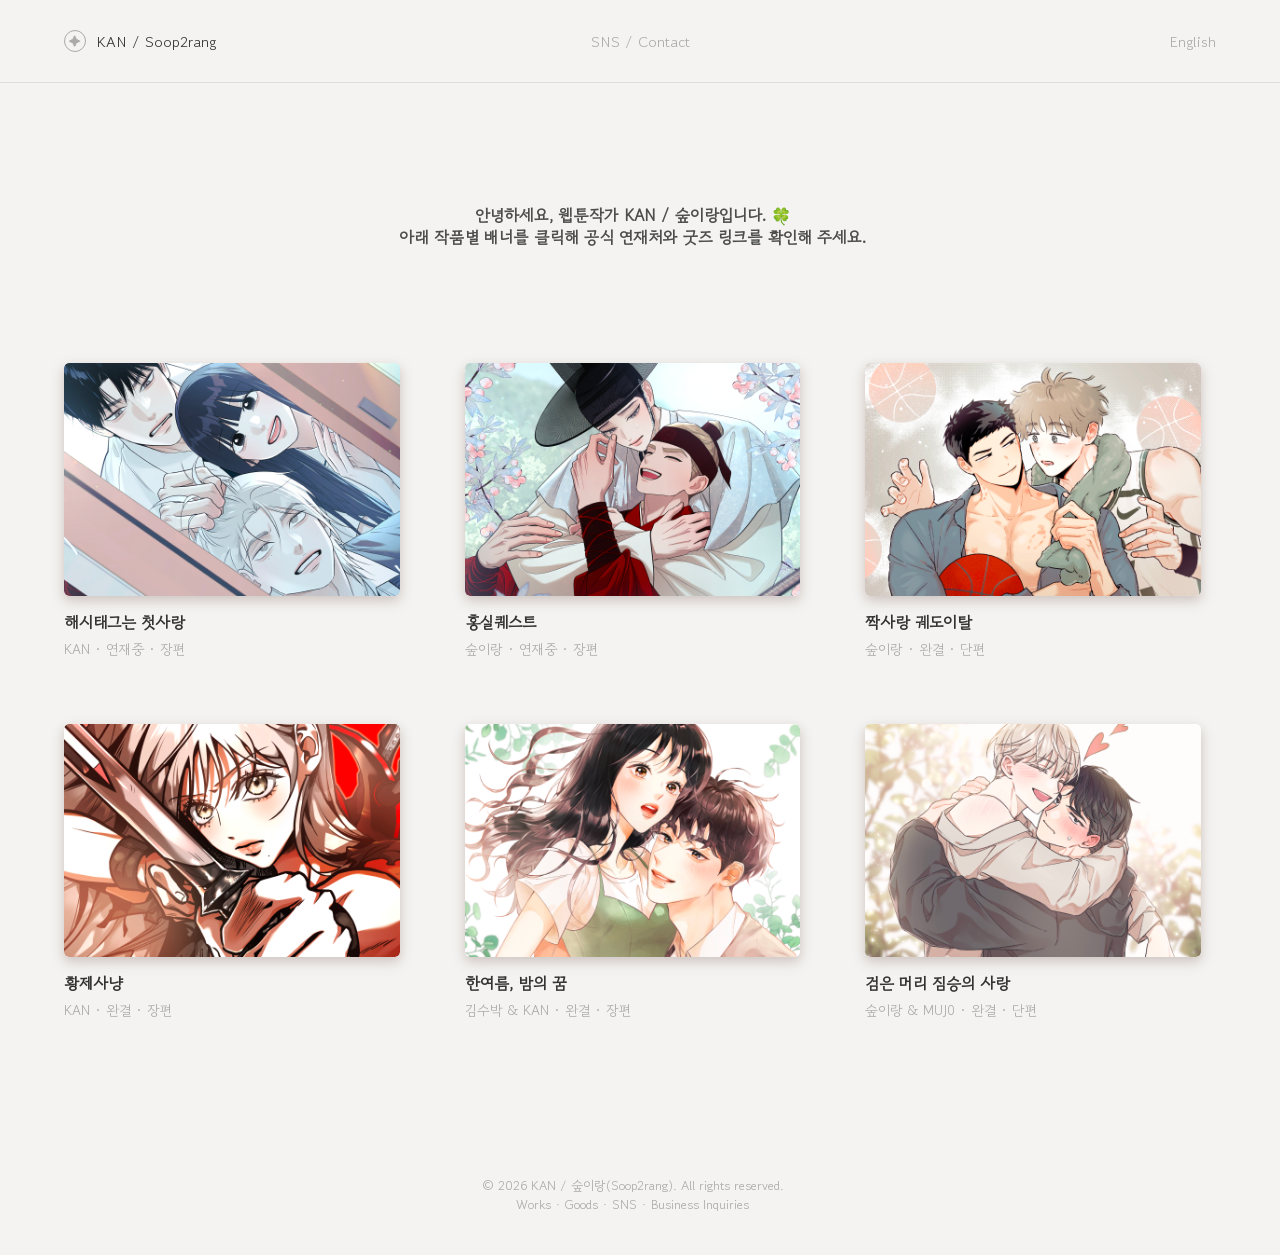
<file: index.html>
﻿<!doctype html>
<html lang="ko">
<head>
  <meta charset="utf-8">
  <meta name="viewport" content="width=device-width, initial-scale=1">
  <title>KAN / Soop2rang Official Links</title>
  <meta name="description" content="KAN과 숲이랑(Soop2rang)의 만화 연재 링크, SNS, 연락처를 모아 보여주는 작가 허브 사이트">
  <style>
    @font-face {
      font-family: "Gowun Dodum";
      src: url("assets/fonts/GowunDodum-Regular.ttf") format("truetype");
      font-weight: 400;
      font-style: normal;
      font-display: swap;
    }

    :root {
      color-scheme: light;
      --ink: #171717;
      --muted: #66615d;
      --line: #ded8d0;
      --paper: #fffaf1;
      --panel: #ffffff;
      --red: #d94a3a;
      --teal: #0f9189;
      --blue: #3157a4;
      --gold: #d99d24;
      --shadow: 0 20px 55px rgba(38, 31, 25, .13);
      font-family: "Gowun Dodum", sans-serif;
    }

    * {
      box-sizing: border-box;
    }

    body {
      margin: 0;
      background:
        linear-gradient(90deg, rgba(23, 23, 23, .045) 1px, transparent 1px) 0 0 / 36px 36px,
        linear-gradient(rgba(23, 23, 23, .035) 1px, transparent 1px) 0 0 / 36px 36px,
        var(--paper);
      color: var(--ink);
    }

    a {
      color: inherit;
      text-decoration: none;
    }

    button,
    input {
      font: inherit;
    }

    .shell {
      min-height: 100vh;
    }

    .topbar {
      position: sticky;
      top: 0;
      z-index: 10;
      display: flex;
      align-items: center;
      justify-content: space-between;
      gap: 18px;
      padding: 14px clamp(18px, 4vw, 56px);
      border-bottom: 1px solid var(--line);
      background: rgba(255, 250, 241, .9);
      backdrop-filter: blur(14px);
    }

    .brand {
      display: flex;
      align-items: center;
      gap: 10px;
      min-width: 160px;
      font-weight: 900;
      letter-spacing: 0;
    }

    .brand-mark {
      display: grid;
      width: 34px;
      height: 34px;
      place-items: center;
      border: 2px solid var(--ink);
      border-radius: 6px;
      background: var(--red);
      color: #fff;
      box-shadow: 3px 3px 0 var(--ink);
      font-size: 19px;
      line-height: 1;
    }

    .nav {
      display: flex;
      flex-wrap: wrap;
      justify-content: flex-end;
      gap: 8px;
    }

    .nav a,
    .link-button,
    .filter-button {
      min-height: 40px;
      border: 1px solid var(--ink);
      border-radius: 6px;
      background: #fff;
      box-shadow: 2px 2px 0 var(--ink);
      color: var(--ink);
      cursor: pointer;
      font-weight: 800;
      transition: transform .16s ease, box-shadow .16s ease, background .16s ease;
    }

    .nav a {
      display: inline-flex;
      align-items: center;
      padding: 0 12px;
      font-size: 14px;
    }

    .nav a:hover,
    .link-button:hover,
    .filter-button:hover {
      transform: translate(-1px, -1px);
      box-shadow: 3px 3px 0 var(--ink);
      background: #fff2cf;
    }

    .hero {
      display: grid;
      grid-template-columns: minmax(0, 1.05fr) minmax(320px, .95fr);
      gap: clamp(26px, 5vw, 70px);
      align-items: center;
      min-height: calc(100vh - 72px);
      padding: clamp(32px, 6vw, 74px) clamp(18px, 4vw, 56px) 42px;
    }

    .hero h1 {
      max-width: 850px;
      margin: 0;
      font-size: clamp(42px, 8vw, 96px);
      line-height: .98;
      letter-spacing: 0;
    }

    .hero p {
      max-width: 680px;
      margin: 22px 0 0;
      color: #3a3631;
      font-size: clamp(17px, 2.1vw, 22px);
      line-height: 1.65;
      word-break: keep-all;
    }

    .hero-actions {
      display: flex;
      flex-wrap: wrap;
      gap: 12px;
      margin-top: 28px;
    }

    .hero-art {
      position: relative;
      display: grid;
      grid-template-columns: 1fr 1fr;
      grid-template-rows: 1fr 1fr;
      gap: 14px;
      min-height: min(62vh, 600px);
    }

    .comic-panel {
      position: relative;
      overflow: hidden;
      min-height: 190px;
      border: 3px solid var(--ink);
      border-radius: 6px;
      background: #fff;
      box-shadow: 7px 7px 0 var(--ink);
    }

    .comic-panel::before,
    .comic-panel::after {
      position: absolute;
      content: "";
      inset: auto;
      border: 3px solid var(--ink);
    }

    .panel-one {
      background:
        radial-gradient(circle at 74% 24%, #fff 0 9%, transparent 10%),
        repeating-linear-gradient(135deg, rgba(255,255,255,.42) 0 8px, transparent 8px 18px),
        #f36b53;
    }

    .panel-one::before {
      width: 56%;
      height: 42%;
      left: 13%;
      bottom: 16%;
      border-radius: 50% 50% 44% 40%;
      background: #fff7db;
      transform: rotate(-10deg);
    }

    .panel-one::after {
      width: 70px;
      height: 70px;
      right: 18%;
      bottom: 20%;
      border-radius: 50%;
      background: var(--gold);
    }

    .panel-two {
      background:
        linear-gradient(135deg, transparent 0 46%, rgba(255,255,255,.52) 47% 51%, transparent 52%),
        #38a6a0;
    }

    .panel-two::before {
      width: 115px;
      height: 115px;
      right: 13%;
      top: 17%;
      border-radius: 6px;
      background: #fff;
      transform: rotate(12deg);
    }

    .panel-two::after {
      width: 48%;
      height: 14px;
      left: 13%;
      bottom: 20%;
      border-width: 2px;
      border-radius: 999px;
      background: var(--ink);
      box-shadow: 0 -28px 0 var(--ink), 0 -56px 0 var(--ink);
    }

    .panel-three {
      background:
        radial-gradient(circle at 50% 50%, #fff 0 4px, transparent 5px) 0 0 / 25px 25px,
        #f2c45a;
    }

    .panel-three::before {
      width: 130px;
      height: 88px;
      left: 14%;
      top: 20%;
      border-radius: 50%;
      background: #fff;
    }

    .panel-three::after {
      width: 42%;
      height: 42%;
      right: 10%;
      bottom: 8%;
      border-radius: 6px;
      background: #2f58a7;
      transform: rotate(-8deg);
    }

    .panel-four {
      background:
        repeating-linear-gradient(90deg, rgba(255,255,255,.35) 0 12px, transparent 12px 24px),
        #394b75;
    }

    .panel-four::before {
      width: 65%;
      height: 70%;
      left: 18%;
      top: 15%;
      border-radius: 6px 6px 50% 50%;
      background: #fff9e8;
    }

    .panel-four::after {
      width: 34%;
      height: 18%;
      right: 11%;
      top: 18%;
      border-radius: 50%;
      background: #ef5a4a;
    }

    .section {
      padding: 70px clamp(18px, 4vw, 56px);
      border-top: 1px solid var(--line);
    }

    .section-header {
      display: flex;
      align-items: end;
      justify-content: space-between;
      gap: 18px;
      margin-bottom: 22px;
    }

    .section h2 {
      margin: 0;
      font-size: clamp(28px, 4vw, 48px);
      letter-spacing: 0;
    }

    .section-note {
      max-width: 520px;
      margin: 0;
      color: var(--muted);
      line-height: 1.6;
      word-break: keep-all;
    }

    .filters {
      display: flex;
      flex-wrap: wrap;
      gap: 10px;
      margin: 0 0 26px;
    }

    .filter-button {
      padding: 0 14px;
    }

    .filter-button[aria-pressed="true"] {
      background: var(--ink);
      color: #fff;
      box-shadow: 2px 2px 0 var(--red);
    }

    .works-grid {
      display: grid;
      grid-template-columns: repeat(3, minmax(0, 1fr));
      gap: 18px;
    }

    .work-card,
    .alias-card,
    .contact-strip {
      border: 2px solid var(--ink);
      border-radius: 8px;
      background: var(--panel);
      box-shadow: var(--shadow);
    }

    .work-card {
      overflow: hidden;
      display: grid;
      grid-template-rows: 230px auto;
      min-width: 0;
    }

    .cover {
      position: relative;
      display: grid;
      align-items: center;
      justify-items: center;
      min-height: 230px;
      padding: 16px;
      border-bottom: 2px solid var(--ink);
      background: var(--cover-bg);
      color: #fff;
      isolation: isolate;
    }

    .cover::before {
      position: absolute;
      content: "";
      inset: 0;
      z-index: -1;
      background:
        radial-gradient(circle at 14% 20%, rgba(255,255,255,.65) 0 7%, transparent 8%),
        repeating-linear-gradient(135deg, rgba(255,255,255,.18) 0 8px, transparent 8px 19px);
    }

    .cover strong {
      width: min-content;
      min-width: 62%;
      padding: 8px 10px;
      border: 2px solid var(--ink);
      border-radius: 6px;
      background: #fffaf1;
      color: var(--ink);
      box-shadow: 3px 3px 0 var(--ink);
      font-size: 24px;
      line-height: 1.12;
      word-break: keep-all;
    }

    .cover-image {
      display: block;
      width: 100%;
      height: auto;
      max-height: 100%;
      object-fit: contain;
    }

    .work-title {
      margin: 0;
      color: var(--accent);
      font-family: "Gowun Dodum", sans-serif;
      font-size: clamp(32px, 4vw, 52px);
      font-weight: 300;
      line-height: 1;
      letter-spacing: 0;
      word-break: keep-all;
    }

    .work-body {
      display: grid;
      gap: 14px;
      padding: 18px;
    }

    .meta {
      display: flex;
      flex-wrap: wrap;
      gap: 8px;
      color: var(--muted);
      font-size: 14px;
      font-weight: 800;
    }

    .work-body p {
      min-height: 76px;
      margin: 0;
      color: #393530;
      line-height: 1.55;
      word-break: keep-all;
    }

    .links {
      display: flex;
      flex-wrap: wrap;
      gap: 9px;
    }

    .link-button {
      display: inline-flex;
      align-items: center;
      justify-content: center;
      gap: 7px;
      padding: 0 12px;
      white-space: nowrap;
    }

    .link-button svg {
      width: 17px;
      height: 17px;
      stroke-width: 2.4;
      flex: 0 0 auto;
    }

    .link-button[aria-disabled="true"] {
      opacity: .55;
      cursor: not-allowed;
      pointer-events: none;
    }

    .reader-panel {
      margin-top: 24px;
      border: 2px solid var(--ink);
      border-radius: 8px;
      background: #fff;
      box-shadow: 8px 8px 0 var(--teal);
      overflow: hidden;
    }

    .reader-panel[hidden] {
      display: none;
    }

    .reader-head {
      display: grid;
      grid-template-columns: minmax(0, 1fr) auto;
      gap: 16px;
      align-items: start;
      padding: 20px;
      border-bottom: 2px solid var(--ink);
      background: #fff2cf;
    }

    .reader-head h3 {
      margin: 0;
      font-size: clamp(24px, 3vw, 34px);
      letter-spacing: 0;
    }

    .reader-head p {
      margin: 6px 0 0;
      color: #4a433c;
      line-height: 1.55;
      word-break: keep-all;
    }

    .reader-close {
      display: grid;
      width: 40px;
      height: 40px;
      place-items: center;
      border: 1px solid var(--ink);
      border-radius: 6px;
      background: #fff;
      box-shadow: 2px 2px 0 var(--ink);
      cursor: pointer;
      font-size: 22px;
      font-weight: 900;
      line-height: 1;
    }

    .reader-links {
      display: grid;
      grid-template-columns: repeat(4, minmax(0, 1fr));
      gap: 12px;
      padding: 18px;
    }

    .region-link {
      display: grid;
      gap: 5px;
      min-height: 92px;
      padding: 14px;
      border: 1px solid var(--ink);
      border-radius: 7px;
      background: #fff;
      box-shadow: 3px 3px 0 var(--ink);
      transition: transform .16s ease, box-shadow .16s ease, background .16s ease;
    }

    .region-link:hover {
      transform: translate(-1px, -1px);
      box-shadow: 4px 4px 0 var(--ink);
      background: #f7fff9;
    }

    .region-link strong {
      font-size: 16px;
      line-height: 1.3;
      word-break: keep-all;
    }

    .region-link span {
      color: var(--muted);
      font-size: 13px;
      font-weight: 800;
      line-height: 1.35;
      word-break: keep-all;
    }

    .aliases-grid {
      display: grid;
      grid-template-columns: repeat(3, minmax(0, 1fr));
      gap: 18px;
    }

    .alias-card {
      display: grid;
      gap: 14px;
      padding: 20px;
    }

    .alias-head {
      display: block;
    }

    .alias-card h3 {
      margin: 0;
      font-size: 23px;
    }

    .alias-card p {
      margin: 3px 0 0;
      color: var(--muted);
      line-height: 1.5;
      word-break: keep-all;
    }

    .contact-strip {
      display: grid;
      grid-template-columns: minmax(0, 1fr);
      gap: 16px;
      align-items: start;
      padding: clamp(22px, 4vw, 34px);
      background: #171717;
      color: #fff;
      box-shadow: 8px 8px 0 var(--red);
    }

    .contact-strip h2 {
      color: #fff;
    }

    .contact-strip p {
      max-width: 1120px;
      margin: 8px 0 0;
      color: #eee4d7;
      line-height: 1.55;
      word-break: keep-all;
    }

    .contact-strip .link-button {
      width: fit-content;
      margin-top: 16px;
      border-color: #fff;
      background: #fff;
      box-shadow: 3px 3px 0 var(--gold);
    }

    .social-links {
      display: flex;
      flex-wrap: wrap;
      gap: 10px;
    }

    .social-button {
      display: inline-grid;
      width: 44px;
      height: 44px;
      place-items: center;
      border: 1px solid var(--ink);
      border-radius: 6px;
      background: #fff;
      box-shadow: 2px 2px 0 var(--ink);
      color: var(--ink);
      transition: transform .16s ease, box-shadow .16s ease, background .16s ease;
    }

    .social-button:hover {
      transform: translate(-1px, -1px);
      box-shadow: 3px 3px 0 var(--ink);
      background: #fff2cf;
    }

    .social-button svg {
      width: 22px;
      height: 22px;
      fill: none;
      stroke: currentColor;
      stroke-width: 2;
      stroke-linecap: round;
      stroke-linejoin: round;
    }

    .social-button .filled {
      fill: currentColor;
      stroke: none;
    }

    .empty {
      display: none;
      padding: 22px;
      border: 2px dashed var(--muted);
      border-radius: 8px;
      background: rgba(255,255,255,.55);
      color: var(--muted);
      font-weight: 800;
    }

    .footer {
      padding: 26px clamp(18px, 4vw, 56px) 42px;
      color: var(--muted);
    }

    @media (max-width: 980px) {
      .hero,
      .contact-strip {
        grid-template-columns: 1fr;
      }

      .hero {
        min-height: auto;
      }

      .hero-art {
        min-height: 520px;
      }

      .works-grid,
      .aliases-grid,
      .reader-links {
        grid-template-columns: repeat(2, minmax(0, 1fr));
      }

      .section-header {
        align-items: start;
        flex-direction: column;
      }
    }

    @media (max-width: 660px) {
      .topbar {
        display: grid;
        grid-template-columns: minmax(116px, 1fr) auto minmax(56px, 1fr);
        align-items: center;
        flex-direction: row;
        gap: 10px;
        padding: 18px 16px;
      }

      .nav {
        justify-content: center;
      }

      .hero-art {
        grid-template-columns: 1fr 1fr;
        min-height: 420px;
        gap: 10px;
      }

      .comic-panel {
        min-height: 160px;
        box-shadow: 4px 4px 0 var(--ink);
      }

      .works-grid,
      .aliases-grid,
      .reader-links {
        grid-template-columns: 1fr;
      }

      .reader-head {
        grid-template-columns: 1fr;
      }

      .work-card {
        grid-template-rows: 210px auto;
      }

      .cover {
        min-height: 210px;
      }

      .links,
      .hero-actions {
        align-items: stretch;
        flex-direction: column;
      }

      .link-button {
        width: 100%;
      }
    }

    /* Drive Capital style reference adaptation */
    :root {
      --ink: #000000;
      --muted: #000000;
      --line: #e2e8f0;
      --paper: #fff8f1;
      --panel: #fff8f1;
      --red: #006eff;
      --teal: #006eff;
      --blue: #006eff;
      --gold: #006eff;
      --shadow: none;
      --accent: #006eff;
      font-family: "Gowun Dodum", sans-serif;
    }

    body {
      background: var(--paper);
      color: var(--ink);
      font-weight: 300;
      letter-spacing: 0;
      font-feature-settings: "clig", "liga";
    }

    .topbar {
      position: sticky;
      padding: 22px clamp(24px, 7.5vw, 144px);
      border-top: 1.5px solid var(--line);
      border-bottom: 1.5px solid var(--line);
      background: rgba(255, 248, 241, .96);
      backdrop-filter: blur(10px);
    }

    .brand {
      gap: 14px;
      min-width: auto;
      color: var(--accent);
      font-size: 16px;
      font-weight: 300;
      text-transform: uppercase;
    }

    .brand-mark {
      width: 34px;
      height: 34px;
      border: 1.5px solid var(--accent);
      border-radius: 60px;
      background: transparent;
      box-shadow: none;
      color: var(--accent);
      font-size: 17px;
    }

    .nav {
      gap: clamp(18px, 4vw, 52px);
    }

    .nav a,
    .filter-button,
    .link-button {
      min-height: 48px;
      border: 1.5px solid var(--accent);
      border-radius: 60px;
      background: transparent;
      box-shadow: none;
      color: var(--accent);
      font-size: 16px;
      font-weight: 300;
      text-transform: uppercase;
      letter-spacing: 0;
    }

    .nav a {
      min-height: auto;
      padding: 0;
      border: 0;
      border-radius: 0;
      color: var(--accent);
    }

    .nav a:hover,
    .filter-button:hover,
    .link-button:hover,
    .social-button:hover,
    .region-link:hover,
    .reader-close:hover {
      transform: none;
      box-shadow: none;
      background: transparent;
      color: var(--ink);
      border-color: var(--ink);
    }

    .hero {
      grid-template-columns: 1fr;
      min-height: auto;
      padding: clamp(96px, 12vw, 150px) clamp(24px, 7.5vw, 144px);
      border-bottom: 1.5px solid var(--line);
      text-align: center;
    }

    .hero h1 {
      max-width: 1200px;
      margin: 0 auto;
      color: var(--accent);
      font-family: "Gowun Dodum", sans-serif;
      font-size: clamp(64px, 12vw, 120px);
      font-weight: 300;
      line-height: .95;
      letter-spacing: 0;
    }

    .hero p {
      max-width: 600px;
      margin: 29px auto 0;
      color: var(--ink);
      font-size: 21px;
      font-weight: 400;
      line-height: 1.5;
      letter-spacing: 0;
    }

    .hero-actions {
      justify-content: center;
      gap: 20px;
      margin-top: 43px;
    }

    .hero-actions .link-button,
    .work-body .link-button,
    .contact-strip .link-button {
      padding: 14px 43px;
    }

    .hero-art {
      display: none;
    }

    .section {
      padding: clamp(96px, 12vw, 150px) clamp(24px, 7.5vw, 144px);
      border-top: 0;
      border-bottom: 1.5px solid var(--line);
    }

    .section-header {
      display: grid;
      justify-items: center;
      gap: 29px;
      margin-bottom: 43px;
      text-align: center;
    }

    .section h2,
    .contact-strip h2 {
      color: var(--accent);
      font-family: "Gowun Dodum", sans-serif;
      font-size: clamp(56px, 8vw, 77px);
      font-weight: 300;
      line-height: .95;
      letter-spacing: 0;
    }

    .section-note,
    .contact-strip p,
    .work-body p,
    .alias-card p,
    .reader-head p,
    .region-link span {
      color: var(--ink);
      font-size: 18px;
      font-weight: 400;
      line-height: 1.5;
      letter-spacing: 0;
    }

    .section-note,
    .contact-strip p {
      max-width: 600px;
    }

    .filters {
      justify-content: center;
      gap: 11px;
      margin-bottom: 43px;
    }

    .filter-button {
      padding: 0 30px;
    }

    .filter-button[aria-pressed="true"] {
      background: transparent;
      color: var(--ink);
      border-color: var(--ink);
      box-shadow: none;
    }

    .works-grid,
    .aliases-grid {
      grid-template-columns: 1fr;
      max-width: 1200px;
      margin: 0 auto;
      gap: 20px;
    }

    .work-card,
    .alias-card,
    .contact-strip,
    .reader-panel {
      border: 1.5px solid var(--line);
      border-radius: 0;
      background: var(--paper);
      box-shadow: none;
    }

    .work-card {
      grid-template-columns: minmax(220px, 34%) minmax(0, 1fr);
      grid-template-rows: auto;
      min-height: 260px;
    }

    .cover {
      min-height: 260px;
      padding: 14px;
      border-right: 1.5px solid var(--line);
      border-bottom: 0;
      background: var(--paper) !important;
      color: var(--accent);
    }

    .cover::before,
    .cover::after {
      display: none;
    }

    .cover strong {
      display: none;
      width: auto;
      min-width: 0;
      padding: 0;
      border: 0;
      border-radius: 0;
      background: transparent;
      box-shadow: none;
      color: var(--accent);
      font-family: "Gowun Dodum", sans-serif;
      font-size: clamp(38px, 5vw, 62px);
      font-weight: 300;
      line-height: 1;
      letter-spacing: 0;
    }

    .cover-image {
      max-height: 332px;
    }

    .work-body,
    .alias-card {
      gap: 20px;
      padding: clamp(24px, 4vw, 43px);
    }

    .meta {
      color: var(--accent);
      font-size: 16px;
      font-weight: 300;
      text-transform: uppercase;
      letter-spacing: 0;
    }

    .links,
    .social-links {
      gap: 11px;
    }

    .link-button[aria-disabled="true"] {
      color: var(--line);
      border-color: var(--line);
      opacity: 1;
    }

    .reader-panel {
      max-width: 1200px;
      margin: 43px auto 0;
      overflow: hidden;
    }

    .reader-head {
      padding: 30px 43px;
      border-bottom: 1.5px solid var(--line);
      background: var(--paper);
    }

    .reader-head h3,
    .alias-card h3 {
      color: var(--accent);
      font-size: clamp(28px, 4vw, 38px);
      font-weight: 300;
      line-height: 1.2;
      letter-spacing: 0;
    }

    .reader-close {
      border: 1.5px solid var(--accent);
      border-radius: 60px;
      background: transparent;
      box-shadow: none;
      color: var(--accent);
      font-weight: 300;
    }

    .reader-links {
      grid-template-columns: repeat(2, minmax(0, 1fr));
      gap: 0;
      padding: 0;
    }

    .region-link {
      min-height: 130px;
      padding: 29px;
      border: 0;
      border-right: 1.5px solid var(--line);
      border-bottom: 1.5px solid var(--line);
      border-radius: 0;
      background: var(--paper);
      box-shadow: none;
    }

    .region-link:nth-child(2n) {
      border-right: 0;
    }

    .region-link strong {
      color: var(--accent);
      font-size: 28px;
      font-weight: 300;
      line-height: 1.2;
      letter-spacing: 0;
    }

    .alias-card {
      max-width: 780px;
      margin: 0 auto;
      text-align: center;
    }

    .social-links {
      justify-content: center;
    }

    .social-button {
      width: 52px;
      height: 52px;
      border: 1.5px solid var(--accent);
      border-radius: 60px;
      background: transparent;
      box-shadow: none;
      color: var(--accent);
    }

    .social-button svg {
      width: 22px;
      height: 22px;
    }

    .contact-strip {
      max-width: 1200px;
      margin: 0 auto;
      padding: clamp(34px, 6vw, 80px);
      color: var(--ink);
      text-align: center;
    }

    .contact-strip .link-button {
      margin: 29px auto 0;
      border-color: var(--accent);
      background: transparent;
      box-shadow: none;
      color: var(--accent);
      text-transform: none;
    }

    .footer {
      padding: 43px clamp(24px, 7.5vw, 144px);
      color: var(--accent);
      font-size: 16px;
      font-weight: 300;
      text-align: center;
    }

    @media (max-width: 860px) {
      .work-card {
        grid-template-columns: 1fr;
      }

      .cover {
        border-right: 0;
        border-bottom: 1.5px solid var(--line);
      }

      .reader-links {
        grid-template-columns: 1fr;
      }

      .region-link,
      .region-link:nth-child(2n) {
        border-right: 0;
      }
    }

    @media (max-width: 660px) {
      .topbar {
        padding: 20px 24px;
      }

      .nav {
        gap: 18px;
      }

      .hero h1 {
        font-size: clamp(54px, 17vw, 78px);
      }

      .section h2,
      .contact-strip h2 {
        font-size: clamp(48px, 14vw, 68px);
      }

      .link-button {
        width: fit-content;
      }

      .hero-actions .link-button,
      .work-body .link-button,
      .contact-strip .link-button {
        width: 100%;
        justify-content: center;
      }
    }

    body.page-home #works,
    body.page-home #aliases,
    body.page-home #contact {
      display: none;
    }

    body.page-home .hero {
      min-height: calc(100vh - 78px);
    }

    /* Thomas Hedger style reference adaptation for the home mosaic */
    body.page-home {
      background: #ffffff;
      color: #000000;
      font-family: "Gowun Dodum", sans-serif;
      font-weight: 400;
    }

    body.page-home .topbar {
      display: grid;
      grid-template-columns: minmax(0, 1fr) auto minmax(0, 1fr);
      gap: 19px;
      align-items: center;
      padding: 6px 10px;
      border: 0;
      background: #ffffff;
      backdrop-filter: none;
    }

    body.page-home .brand {
      justify-self: start;
      color: #000000;
      font-size: 26px;
      font-weight: 700;
      line-height: 1.1;
      letter-spacing: 0;
      text-transform: uppercase;
    }

    body.page-home .brand-mark {
      display: none;
    }

    body.page-home .nav {
      justify-self: center;
      gap: 19px;
    }

    body.page-home .nav a,
    body.page-home .lang-toggle {
      min-height: auto;
      padding: 0;
      border: 0;
      border-radius: 0;
      background: transparent;
      box-shadow: none;
      color: #000000;
      font-size: 26px;
      font-weight: 500;
      line-height: 1.1;
      letter-spacing: 0;
      text-transform: uppercase;
    }

    body.page-home .lang-toggle {
      justify-self: end;
      cursor: pointer;
    }

    body.page-home .nav a:hover,
    body.page-home .lang-toggle:hover {
      color: #000000;
      text-decoration: none;
    }

    body.page-home .hero,
    body.page-home #aliases,
    body.page-home #contact,
    body.page-home #works .section-header,
    body.page-home #works .filters,
    body.page-home #works .reader-panel,
    body.page-home #works .empty {
      display: none;
    }

    body.page-home #works {
      display: block;
      padding: 0;
      border: 0;
    }

    body.page-home .works-grid {
      display: grid;
      grid-template-columns: repeat(3, minmax(0, 1fr));
      gap: 0;
      max-width: none;
      margin: 0;
      line-height: 0;
    }

    body.page-home .work-card {
      position: relative;
      display: block;
      min-height: 0;
      border: 0;
      border-radius: 0;
      background: #ffffff;
      box-shadow: none;
      overflow: hidden;
    }

    body.page-home .cover {
      display: block;
      min-height: 0;
      padding: 0;
      border: 0;
      background: #ffffff !important;
    }

    body.page-home .cover-image {
      display: block;
      width: 100%;
      height: auto;
      max-height: none;
      object-fit: contain;
    }

    body.page-home .work-body {
      display: block;
      padding: 0;
      line-height: 1.3;
    }

    body.page-home .work-title,
    body.page-home .meta,
    body.page-home .work-body p {
      display: none;
    }

    body.page-home .links {
      display: grid;
      grid-template-columns: repeat(2, minmax(0, 1fr));
      gap: 0;
      max-height: 0;
      overflow: hidden;
      transition: max-height .2s ease;
    }

    body.page-home .work-card:hover .links,
    body.page-home .work-card:focus-within .links,
    body.page-home .work-card.is-open .links {
      max-height: 68px;
    }

    body.page-home .link-button {
      display: inline-flex;
      width: 100%;
      min-height: 46px;
      align-items: center;
      justify-content: center;
      padding: 0 8px;
      border: 0;
      border-top: 1px solid #000000;
      border-radius: 0;
      background: #ffffff;
      box-shadow: none;
      color: #000000;
      font-size: 19px;
      font-weight: 400;
      line-height: 1.3;
      letter-spacing: 0;
      text-transform: uppercase;
    }

    body.page-home .link-button + .link-button,
    body.page-home .link-button + .link-button[aria-disabled="true"] {
      border-left: 1px solid #000000;
    }

    body.page-home .link-button svg {
      display: none;
    }

    body.page-home .link-button[aria-disabled="true"] {
      color: #777777;
      border-top-color: #000000;
    }

    body.page-home .footer {
      display: grid;
      grid-template-columns: 1fr 1fr;
      padding: 10px;
      color: #000000;
      font-size: 9px;
      line-height: 1.2;
      text-align: left;
    }

    body.page-home .footer small {
      display: contents;
    }

    body.page-home .footer small::before {
      content: "©KAN / Soop2rang 2026";
    }

    body.page-home .footer small::after {
      content: "Thanks for looking";
      text-align: right;
    }

    body.page-home .footer small {
      font-size: 0;
    }

    @media (max-width: 900px) {
      body.page-home .works-grid {
        grid-template-columns: repeat(2, minmax(0, 1fr));
      }
    }

    @media (max-width: 620px) {
      body.page-home .topbar {
        grid-template-columns: minmax(116px, 1fr) auto minmax(56px, 1fr);
      }

      body.page-home .brand,
      body.page-home .nav a,
      body.page-home .lang-toggle {
        font-size: 19px;
      }

      body.page-home .nav {
        grid-column: auto;
        justify-self: center;
      }

      body.page-home .works-grid {
        grid-template-columns: 1fr;
      }
    }

    /* Restored Drive Capital reference for the home page */
    body.page-home {
      background: #fff8f1;
      color: #000000;
      font-family: "Gowun Dodum", sans-serif;
      font-weight: 300;
      letter-spacing: 0;
      font-feature-settings: "clig", "liga";
    }

    body.page-home .topbar {
      display: flex;
      align-items: center;
      justify-content: space-between;
      gap: 24px;
      padding: 22px clamp(24px, 7.5vw, 144px);
      border-top: 1.5px solid #e2e8f0;
      border-bottom: 1.5px solid #e2e8f0;
      background: rgba(255, 248, 241, .96);
      backdrop-filter: blur(10px);
    }

    body.page-home .brand {
      display: flex;
      align-items: center;
      gap: 14px;
      justify-self: auto;
      min-width: auto;
      color: #006eff;
      font-size: 16px;
      font-weight: 300;
      line-height: 1.2;
      text-transform: uppercase;
    }

    body.page-home .brand-mark {
      display: grid;
      width: 34px;
      height: 34px;
      place-items: center;
      border: 1.5px solid #006eff;
      border-radius: 60px;
      background: transparent;
      box-shadow: none;
      color: #006eff;
      font-size: 17px;
    }

    body.page-home .nav {
      display: flex;
      flex-wrap: wrap;
      justify-content: center;
      justify-self: auto;
      gap: clamp(18px, 4vw, 52px);
    }

    body.page-home .nav a,
    body.page-home .lang-toggle,
    body.page-home .link-button {
      min-height: 48px;
      padding: 0 30px;
      border: 1.5px solid #006eff;
      border-radius: 60px;
      background: transparent;
      box-shadow: none;
      color: #006eff;
      font-size: 16px;
      font-weight: 300;
      line-height: 1.2;
      text-transform: uppercase;
    }

    body.page-home .nav a {
      display: inline-flex;
      align-items: center;
    }

    body.page-home .lang-toggle {
      justify-self: auto;
      cursor: pointer;
    }

    body.page-home .nav a:hover,
    body.page-home .lang-toggle:hover,
    body.page-home .link-button:hover {
      color: #000000;
      border-color: #000000;
      background: transparent;
      transform: none;
      box-shadow: none;
    }

    body.page-home #works,
    body.page-home #aliases,
    body.page-home #contact,
    body.page-home .hero-art {
      display: none;
    }

    body.page-home .hero {
      display: grid;
      grid-template-columns: 1fr;
      min-height: calc(100vh - 96px);
      padding: clamp(96px, 12vw, 150px) clamp(24px, 7.5vw, 144px);
      border-bottom: 1.5px solid #e2e8f0;
      text-align: center;
    }

    body.page-home .hero h1 {
      max-width: 1200px;
      margin: 0 auto;
      color: #006eff;
      font-family: "Gowun Dodum", sans-serif;
      font-size: clamp(64px, 12vw, 120px);
      font-weight: 300;
      line-height: .95;
      letter-spacing: 0;
    }

    body.page-home .hero p {
      max-width: 600px;
      margin: 29px auto 0;
      color: #000000;
      font-size: 21px;
      font-weight: 400;
      line-height: 1.5;
      letter-spacing: 0;
    }

    body.page-home .hero-actions {
      display: flex;
      justify-content: center;
      gap: 20px;
      margin-top: 43px;
    }

    body.page-home .hero-actions .link-button {
      display: inline-flex;
      width: auto;
      align-items: center;
      justify-content: center;
      padding: 14px 43px;
    }

    body.page-home .link-button svg {
      display: block;
    }

    body.page-home .footer {
      display: block;
      padding: 43px clamp(24px, 7.5vw, 144px);
      color: #006eff;
      font-size: 16px;
      font-weight: 300;
      line-height: 1.5;
      text-align: center;
    }

    body.page-home .footer small {
      display: inline;
      font-size: inherit;
    }

    body.page-home .footer small::before,
    body.page-home .footer small::after {
      content: none;
    }

    @media (max-width: 660px) {
      body.page-home .topbar {
        display: grid;
        grid-template-columns: minmax(116px, 1fr) auto minmax(56px, 1fr);
        align-items: center;
        flex-direction: row;
        gap: 10px;
        padding: 18px 16px;
      }

      body.page-home .nav {
        justify-content: center;
      }

      body.page-home .hero h1 {
        font-size: clamp(54px, 17vw, 78px);
      }

      body.page-home .hero-actions {
        align-items: stretch;
        flex-direction: column;
      }

      body.page-home .hero-actions .link-button {
        width: 100%;
      }
    }

    /* Brisbane Web Developer reference adaptation */
    :root {
      --ink: #333333;
      --muted: #aaaaaa;
      --line: #aaaaaa;
      --paper: #f4f3f1;
      --panel: #f4f3f1;
      --red: #333333;
      --teal: #333333;
      --blue: #333333;
      --gold: #333333;
      --accent: #333333;
      --shadow: 0 5px 15px rgba(90, 50, 40, .15), 0 4px 8px rgba(80, 40, 30, .1);
      font-family: "Gowun Dodum", sans-serif;
    }

    body,
    body.page-home {
      background: #f4f3f1;
      color: #333333;
      font-family: "Gowun Dodum", sans-serif;
      font-weight: 400;
      letter-spacing: 0;
    }

    .topbar,
    body.page-home .topbar {
      display: flex;
      align-items: center;
      justify-content: space-between;
      gap: 20px;
      padding: 30px clamp(20px, 5vw, 65px);
      border: 0;
      background: transparent;
      backdrop-filter: none;
    }

    .brand,
    body.page-home .brand {
      color: #333333;
      font-size: 15px;
      font-weight: 400;
      line-height: 1.4;
      text-transform: none;
    }

    .brand-mark,
    body.page-home .brand-mark {
      display: grid;
      width: 22px;
      height: 22px;
      border: 1px solid #aaaaaa;
      border-radius: 50%;
      background: transparent;
      box-shadow: none;
      color: #aaaaaa;
      font-size: 12px;
    }

    .nav,
    body.page-home .nav {
      gap: 20px;
    }

    .nav a,
    body.page-home .nav a,
    body.page-home .lang-toggle {
      min-height: auto;
      padding: 0;
      border: 0;
      border-radius: 0;
      background: transparent;
      box-shadow: none;
      color: #aaaaaa;
      font-size: 14px;
      font-weight: 400;
      line-height: 1.4;
      text-transform: none;
    }

    .nav a:hover,
    body.page-home .nav a:hover,
    body.page-home .lang-toggle:hover {
      color: #333333;
    }

    body.page-home #aliases,
    body.page-home #contact,
    body.page-home .hero-art {
      display: none;
    }

    body.page-home #works {
      display: block;
    }

    .hero,
    body.page-home .hero {
      display: block;
      min-height: auto;
      padding: clamp(65px, 10vw, 122px) 20px 0;
      border: 0;
      text-align: center;
    }

    .hero h1,
    body.page-home .hero h1 {
      display: none;
    }

    .hero p,
    body.page-home .hero p {
      max-width: 600px;
      margin: 0 auto;
      color: #4d4d4d;
      font-size: 20px;
      font-weight: 400;
      line-height: 1.2;
      letter-spacing: 0;
    }

    .hero-actions,
    body.page-home .hero-actions {
      display: flex;
      justify-content: center;
      gap: 15px;
      margin-top: 30px;
    }

    .section,
    body.page-home #works {
      padding: clamp(80px, 9vw, 122px) clamp(20px, 5vw, 65px);
      border: 0;
    }

    .section-header {
      display: block;
      margin-bottom: 65px;
      text-align: left;
    }

    .section h2,
    .contact-strip h2 {
      margin: 0;
      color: #aaaaaa;
      font-family: "Gowun Dodum", sans-serif;
      font-size: 13px;
      font-weight: 400;
      line-height: 1.5;
      letter-spacing: -0.038em;
    }

    .section-note {
      max-width: 600px;
      margin-top: 20px;
      color: #4d4d4d;
      font-size: 15px;
      line-height: 1.4;
      text-align: left;
    }

    .filters {
      gap: 10px;
      margin-bottom: 55px;
    }

    .filter-button,
    .link-button,
    body.page-home .link-button {
      min-height: 0;
      padding: 10px 15px;
      border: 1px solid #333333;
      border-radius: 5px;
      background: transparent;
      box-shadow: none;
      color: #333333;
      font-size: 14px;
      font-weight: 400;
      line-height: 1.4;
      text-transform: none;
    }

    .filter-button[aria-pressed="true"],
    .filter-button:hover,
    .link-button:hover,
    body.page-home .link-button:hover {
      background: transparent;
      border-color: #333333;
      color: #333333;
      transform: none;
      box-shadow: none;
    }

    .works-grid,
    body.page-home .works-grid {
      display: grid;
      grid-template-columns: repeat(3, minmax(0, 1fr));
      gap: 65px 65px;
      max-width: none;
      margin: 0;
      line-height: normal;
    }

    .work-card,
    body.page-home .work-card {
      display: block;
      min-height: 0;
      border: 0;
      border-radius: 5px;
      background: transparent;
      box-shadow: none;
      overflow: visible;
    }

    .cover,
    body.page-home .cover {
      display: block;
      min-height: 0;
      padding: 0;
      border: 0;
      border-radius: 5px;
      background: transparent !important;
      box-shadow: 0 5px 15px rgba(90, 50, 40, .15), 0 4px 8px rgba(80, 40, 30, .1);
      overflow: hidden;
    }

    .cover-image,
    body.page-home .cover-image {
      display: block;
      width: 100%;
      height: auto;
      max-height: none;
      border-radius: 5px;
      object-fit: contain;
    }

    .work-body,
    body.page-home .work-body {
      display: block;
      padding: 15px 0 0;
    }

    .work-title,
    body.page-home .work-title {
      display: block;
      margin: 0;
      color: #333333;
      font-family: "Gowun Dodum", sans-serif;
      font-size: 14px;
      font-weight: 400;
      line-height: 1.4;
    }

    .meta,
    body.page-home .meta {
      display: flex;
      justify-content: flex-end;
      gap: 5px;
      margin-top: -20px;
      color: #aaaaaa;
      font-size: 14px;
      font-weight: 400;
      line-height: 1.4;
      text-transform: none;
    }

    .work-body p,
    body.page-home .work-body p {
      display: none;
    }

    .links,
    body.page-home .links {
      display: flex;
      flex-wrap: wrap;
      gap: 10px;
      max-height: none;
      margin-top: 15px;
      overflow: visible;
    }

    body.page-home .work-card:hover .links,
    body.page-home .work-card:focus-within .links,
    body.page-home .work-card.is-open .links {
      max-height: none;
    }

    body.page-home .link-button + .link-button,
    body.page-home .link-button + .link-button[aria-disabled="true"] {
      border-left: 1px solid #333333;
    }

    .reader-panel,
    .alias-card,
    .contact-strip {
      border: 0;
      border-radius: 5px;
      background: transparent;
      box-shadow: none;
    }

    .reader-panel {
      margin-top: 55px;
    }

    .reader-head {
      padding: 30px 0;
      border-bottom: 1px solid #aaaaaa;
      background: transparent;
    }

    .reader-head h3,
    .alias-card h3 {
      color: #333333;
      font-family: "Gowun Dodum", sans-serif;
      font-size: 20px;
      font-weight: 400;
      line-height: 1.2;
    }

    .reader-head p,
    .alias-card p,
    .contact-strip p {
      color: #4d4d4d;
      font-size: 15px;
      line-height: 1.4;
    }

    .reader-close,
    .social-button {
      border: 1px solid #333333;
      border-radius: 5px;
      background: transparent;
      box-shadow: none;
      color: #333333;
    }

    .reader-links {
      grid-template-columns: repeat(3, minmax(0, 1fr));
      gap: 20px;
      padding: 30px 0;
    }

    .region-link {
      min-height: 0;
      padding: 20px;
      border: 0;
      border-radius: 5px;
      background: #f4f3f1;
      box-shadow: 0 5px 15px rgba(90, 50, 40, .15), 0 4px 8px rgba(80, 40, 30, .1);
    }

    .region-link strong {
      color: #333333;
      font-size: 15px;
      font-weight: 400;
      line-height: 1.4;
    }

    .region-link span {
      color: #aaaaaa;
      font-size: 14px;
      font-weight: 400;
    }

    .aliases-grid {
      grid-template-columns: repeat(2, minmax(0, 1fr));
      gap: 65px;
      max-width: none;
    }

    .alias-card {
      max-width: none;
      padding: 0;
      text-align: left;
    }

    .social-links {
      justify-content: flex-start;
    }

    .contact-strip {
      max-width: 760px;
      margin: 0;
      padding: 0;
      color: #333333;
      text-align: left;
    }

    .contact-strip .link-button {
      margin: 20px 0 0;
      border-color: #333333;
      color: #333333;
    }

    .footer,
    body.page-home .footer {
      padding: 40px clamp(20px, 5vw, 65px);
      color: #aaaaaa;
      font-size: 13px;
      text-align: center;
    }

    @media (max-width: 1000px) {
      .works-grid,
      body.page-home .works-grid,
      .reader-links {
        grid-template-columns: repeat(2, minmax(0, 1fr));
        gap: 40px;
      }
    }

    @media (max-width: 660px) {
      .topbar,
      body.page-home .topbar {
        display: grid !important;
        grid-template-columns: minmax(116px, 1fr) auto minmax(56px, 1fr) !important;
        align-items: center !important;
        flex-direction: row !important;
        gap: 10px !important;
        padding: 18px 16px !important;
      }

      .brand,
      body.page-home .brand {
        grid-column: auto !important;
        justify-self: start;
        min-width: 0;
        white-space: nowrap;
      }

      .nav,
      body.page-home .nav {
        grid-column: auto !important;
        justify-self: center;
        min-width: 0;
        white-space: nowrap;
      }

      .lang-toggle,
      body.page-home .lang-toggle {
        grid-column: auto !important;
        justify-self: end;
        min-width: 56px;
        white-space: nowrap;
      }

      .works-grid,
      body.page-home .works-grid,
      .reader-links,
      .aliases-grid {
        grid-template-columns: 1fr;
        gap: 38px;
      }

      .meta,
      body.page-home .meta {
        justify-content: flex-start;
        margin-top: 5px;
      }
    }

    .hero p,
    body.page-home .hero p {
      width: min(1680px, calc(100vw - 96px)) !important;
      max-width: none !important;
      font-size: clamp(20px, 1.25vw, 26px) !important;
      line-height: 1.35 !important;
      white-space: normal !important;
    }

    .hero-line {
      display: block;
    }

    .hero-line-lead {
      white-space: nowrap;
    }

    @media (max-width: 760px) {
      .hero p,
      body.page-home .hero p {
        width: calc(100vw - 40px) !important;
        max-width: none !important;
        font-size: clamp(18px, 4.6vw, 26px) !important;
      }
    }

    :root {
      --topbar-offset: 82px;
    }

    body,
    body.page-home {
      padding-top: var(--topbar-offset) !important;
    }

    .topbar,
    body.page-home .topbar {
      position: fixed !important;
      top: 0 !important;
      left: 0 !important;
      right: 0 !important;
      z-index: 80 !important;
    }

    @media (max-width: 660px) {
      :root {
        --topbar-offset: 59px;
      }
    }
  </style>
  <link rel="stylesheet" href="assets/brisbane-theme.css">
  <!-- Google tag (gtag.js) -->
  <script async src="https://www.googletagmanager.com/gtag/js?id=G-HZLVLWL8G6"></script>
  <script>
    window.dataLayer = window.dataLayer || [];
    function gtag(){dataLayer.push(arguments);}
    gtag('js', new Date());
  
    gtag('config', 'G-HZLVLWL8G6');
  </script>
</head>
<body class="page-home">
  <div class="shell">
    <header class="topbar">
      <a class="brand" href="index.html" aria-label="홈으로">
        <span class="brand-mark">✦</span>
        <span>KAN / Soop2rang</span>
      </a>
      <nav class="nav" aria-label="주요 메뉴">
        <a href="#" data-contact-modal data-i18n="navContact">SNS / Contact</a>
      </nav>
      <button class="lang-toggle" type="button" data-lang-toggle aria-label="Switch language">English</button>
    </header>

    <main id="top">
      <section class="hero" aria-labelledby="hero-title">
        <div>
          <h1 id="hero-title">KAN / Soop2rang Official Links</h1>
          <p class="hero-copy">
            <span class="hero-line hero-line-lead">안녕하세요, 웹툰작가 KAN / 숲이랑입니다. 🍀</span>
            <span class="hero-line">아래 작품별 배너를 클릭해 공식 연재처와 굿즈 링크를 확인해 주세요.</span>
          </p>
          <div class="hero-actions"></div>
        </div>
        <div class="hero-art" aria-label="만화 패널 스타일의 장식 이미지">
          <div class="comic-panel panel-one"></div>
          <div class="comic-panel panel-two"></div>
          <div class="comic-panel panel-three"></div>
          <div class="comic-panel panel-four"></div>
        </div>
      </section>

      <section class="section" id="works" aria-labelledby="works-title">
        <div class="section-header">
          <h2 id="works-title">작품</h2>
          <p class="section-note">필명으로 작품을 필터링하고, “만화 보기”를 누르면 현지 제목과 플랫폼별 연재 링크를 선택할 수 있습니다.</p>
        </div>
        <div class="filters" id="filters" aria-label="작품 필터"></div>
        <div class="works-grid" id="worksGrid"></div>
        <p class="empty" id="emptyState">선택한 필터에 해당하는 작품이 없습니다.</p>
      </section>
    </main>

    <footer class="footer">
      <small>© 2026 KAN / 숲이랑(Soop2rang). All rights reserved. <br>Works · Goods · SNS · Business Inquiries</small>
    </footer>
  </div>

  <script src="assets/contact-modal.js"></script>
  <script>
    const works = [
      {
        id: "my-first-love",
        title: "해시태그는 첫사랑",
        alias: "KAN",
        status: "연재중",
        group: "KAN",
        platform: "네이버웹툰",
        description: "네이버웹툰에서 연재 중인 로맨스 작품. 국가별 WEBTOON 및 동만만화 연재 링크를 모았습니다.",
        banner: "assets/my-first-love-banner.jpg",
        merchLinks: [
          { label: "해시태그는 첫사랑", country: "한국", platform: "네이버웹툰프렌즈", url: "https://brand.naver.com/webtoonfriends/search?q=%ED%95%B4%EC%8B%9C%ED%83%9C%EA%B7%B8%EB%8A%94%20%EC%B2%AB%EC%82%AC%EB%9E%91" }
        ],
        cover: "linear-gradient(135deg, #d94a3a, #f2c45a)",
        readLinks: [
          { label: "해시태그는 첫사랑", country: "한국", platform: "네이버웹툰", url: "https://comic.naver.com/webtoon/list?titleId=844730" },
          { label: "标签是初恋", country: "중국", platform: "동만만화", url: "https://www.dongmanmanhua.cn/LOVE/biaoqianshichulian/list?title_no=2873" },
          { label: "初戀標籤", country: "대만", platform: "WEBTOON", url: "https://www.webtoons.com/zh-hant/romance/myfirstlove/list?title_no=9483" },
          { label: "รักแรกติดแฮชแท็ก", country: "태국", platform: "WEBTOON", url: "https://www.webtoons.com/th/romance/myfirstlove/list?title_no=10316" },
          { label: "#MyFirstLove", country: "미국", platform: "WEBTOON", url: "https://www.webtoons.com/en/romance/myfirstlove/list?title_no=10058" },
          { label: "#MyFirstLove", country: "인도네시아", platform: "WEBTOON", url: "https://www.webtoons.com/id/romance/myfirstlove/list?title_no=9523" },
          { label: "#MyFirstLove", country: "프랑스", platform: "WEBTOON", url: "https://www.webtoons.com/fr/romance/myfirstlove/list?title_no=10045&webtoon-platform-redirect=true" },
          { label: "#MiPrimerAmor", country: "스페인", platform: "WEBTOON", url: "https://www.webtoons.com/es/romance/myfirstlove/list?title_no=10240&webtoon-platform-redirect=true" }
        ]
      },
      {
        id: "emperor-hunt",
        title: "황제사냥",
        alias: "KAN",
        status: "완결",
        group: "KAN",
        platform: "네이버웹툰",
        description: "완결된 판타지 웹툰. 한국, 중국, 일본, 미국 연재처를 한 번에 확인할 수 있습니다.",
        banner: "assets/emperor-hunt-banner.jpg",
        merchLinks: [],
        cover: "linear-gradient(135deg, #3157a4, #171717)",
        readLinks: [
          { label: "황제사냥", country: "한국", platform: "네이버웹툰", url: "https://comic.naver.com/webtoon/list?titleId=800304" },
          { label: "猎杀最强者", country: "중국", platform: "동만만화", url: "https://www.dongmanmanhua.cn/FANTASY/lieshazuiqiangzhe/list?title_no=2292&page=1" },
          { label: "皇帝狩り", country: "일본", platform: "야후", url: "https://ebookjapan.yahoo.co.jp/stories/136728/" },
          { label: "皇帝狩り", country: "일본", platform: "LINE Manga", url: "https://manga.line.me/product/periodic?id=Z0002720" },
          { label: "Emperor Hunt", country: "미국", platform: "WEBTOON", url: "https://www.webtoons.com/en/fantasy/emperor-hunt/list?title_no=5267" }
        ]
      },
      {
        id: "summer-nights-dream",
        title: "한여름, 밤의 꿈",
        alias: "김수박 & KAN",
        status: "완결",
        group: "KAN",
        platform: "네이버웹툰",
        description: "완결된 로맨스 웹툰. 한국과 글로벌 WEBTOON, 일본 플랫폼 링크를 정리했습니다.",
        banner: "assets/summer-nights-dream-banner.jpg",
        merchLinks: [],
        cover: "linear-gradient(135deg, #0f9189, #3157a4)",
        readLinks: [
          { label: "한여름, 밤의 꿈", country: "한국", platform: "네이버웹툰", url: "https://comic.naver.com/webtoon/list?titleId=784822" },
          { label: "仲夏，夜之梦", country: "중국", platform: "동만만화", url: "https://www.dongmanmanhua.cn/CAMPUS/zhongxiayezhimeng/list?title_no=1752" },
          { label: "ความฝันคืนฤดูร้อน", country: "태국", platform: "WEBTOON", url: "https://www.webtoons.com/th/romance/a-summer-nights-dream/list?title_no=5400" },
          { label: "真夏、夜の夢", country: "일본", platform: "야후", url: "https://ebookjapan.yahoo.co.jp/stories/136156/" },
          { label: "真夏、夜の夢", country: "일본", platform: "LINE Manga", url: "https://manga.line.me/product/periodic?id=Z0001274" },
          { label: "A Summer Night's Dream", country: "미국", platform: "WEBTOON", url: "https://www.webtoons.com/en/romance/a-summer-nights-dream/list?title_no=2956" },
          { label: "A Summer Night's Dream", country: "인도네시아", platform: "WEBTOON", url: "https://www.webtoons.com/id/romance/a-summer-nights-dream/list?title_no=3223" }
        ]
      },
      {
        id: "red-thread-quest",
        title: "홍실퀘스트",
        alias: "숲이랑",
        status: "연재중",
        group: "숲이랑",
        platform: "봄툰 / 레진",
        description: "봄툰에서 연재 중인 작품. 한국, 미국, 대만, 일본, 태국, 스페인, 프랑스, 독일 링크를 모았습니다.",
        banner: "assets/red-thread-quest-banner.jpg",
        merchLinks: [
          { label: "홍실퀘스트", country: "한국", platform: "J-MEE Shop", url: "https://j-meeshop.com/category/%ED%99%8D%EC%8B%A4%ED%80%98%EC%8A%A4%ED%8A%B8/296/" },
          { label: "Red Thread Quest", country: "글로벌", platform: "J-MEE Shop EN", url: "https://en.j-meeshop.com/category/red-thread-quest/296/" }
        ],
        cover: "linear-gradient(135deg, #d94a3a, #0f9189)",
        readLinks: [
          { label: "홍실퀘스트", country: "한국", platform: "봄툰", url: "https://www.bomtoon.com/detail/HQuest" },
          { label: "Red Thread Quest", country: "미국", platform: "Lezhin US", url: "https://www.lezhinus.com/en/comic/redthreadquest" },
          { label: "紅線挑戰", country: "대만", platform: "Bomtoon TW", url: "https://www.bomtoon.tw/detail/HQuest" },
          { label: "赤い糸クエスト", country: "일본", platform: "Beltoon", url: "https://www.beltoon.jp/detail/aquest" },
          { label: "เควสต์ด้ายแดง", country: "태국", platform: "Lezhin TH", url: "https://www.lezhinth.com/detail/HQuest" },
          { label: "La misión del hilo rojo", country: "스페인", platform: "Lezhin ES", url: "https://www.lezhin.es/detail/la-mision-del-hilo-rojo" },
          { label: "La quête du fil rouge", country: "프랑스", platform: "Lezhin FR", url: "https://www.lezhinfr.com/detail/bt_1111241" },
          { label: "Roter-Faden-Mission", country: "독일", platform: "Lezhin DE", url: "https://www.lezhinde.com/detail/dbd_00461" }
        ]
      },
      {
        id: "love-derailed",
        title: "짝사랑 궤도이탈",
        alias: "숲이랑",
        status: "완결",
        group: "숲이랑",
        platform: "봄툰 / 레진",
        description: "완결된 작품. 한 국가 안에 여러 플랫폼이 있는 경우 플랫폼명을 함께 표시했습니다.",
        banner: "assets/love-derailed-banner.jpg",
        merchLinks: [
          { label: "짝사랑 궤도이탈", country: "한국", platform: "J-MEE Shop", url: "https://j-meeshop.com/category/%ED%99%8D%EC%8B%A4%ED%80%98%EC%8A%A4%ED%8A%B8/296/" },
          { label: "Love Derailed", country: "글로벌", platform: "J-MEE Shop EN", url: "https://en.j-meeshop.com/category/love-derailed/426/" }
        ],
        cover: "linear-gradient(135deg, #f2c45a, #d94a3a)",
        readLinks: [
          { label: "짝사랑 궤도이탈", country: "한국", platform: "봄툰", url: "https://www.bomtoon.com/comic/ep_list/crush___S2" },
          { label: "짝사랑 궤도이탈", country: "한국", platform: "레진", url: "https://www.lezhin.com/ko/comic/off_the_rails" },
          { label: "軌道を外わた片思い", country: "일본", platform: "Beltoon", url: "https://www.beltoon.jp/detail/crush___S2" },
          { label: "軌道を外れた片思い", country: "일본", platform: "Lezhin JP", url: "https://www.lezhin.jp/ja/comic/crush___s2" },
          { label: "Love Derailed", country: "미국", platform: "Lezhin US", url: "https://www.lezhinus.com/en/comic/love_derailed" },
          { label: "脫軌的單戀", country: "대만", platform: "Bomtoon TW", url: "https://www.bomtoon.tw/detail/crush___S2" },
          { label: "โคจรมาพบรัก", country: "태국", platform: "Boomtoon", url: "https://www.boomtoon.com/detail/off_the_track" },
          { label: "Hors de l'orbite", country: "프랑스", platform: "Lezhin FR", url: "https://www.lezhinfr.com/detail/bt_1111192" }
        ]
      },
      {
        id: "black-haired-beasts-love",
        title: "검은 머리 짐승의 사랑",
        alias: "숲이랑 & MUJ0",
        status: "완결",
        group: "공동작업",
        platform: "봄툰 / 레진",
        description: "Soop2rang과 MUJ0의 공동 작업. 국가별 봄툰, 레진, 벨툰 링크를 정리했습니다.",
        banner: "assets/black-haired-beasts-love-banner.jpg",
        merchLinks: [],
        cover: "linear-gradient(135deg, #171717, #3157a4)",
        readLinks: [
          { label: "검은 머리 짐승의 사랑", country: "한국", platform: "봄툰", url: "https://www.bomtoon.com/detail/blackluv" },
          { label: "黑髮野獸的愛戀", country: "대만", platform: "Bomtoon TW", url: "https://www.bomtoon.tw/detail/blackluv" },
          { label: "Black-haired Beast's Love", country: "미국", platform: "Lezhin US", url: "https://www.lezhinus.com/en/comic/beasts_love" },
          { label: "恩知らずな俺は、おじさんに恋をした", country: "일본", platform: "Beltoon", url: "https://www.beltoon.jp/detail/blackluv" },
          { label: "恩知らずな俺は、おじさんに恋をした", country: "일본", platform: "Lezhin JP", url: "https://www.lezhin.jp/ja/comic/blackluv" },
          { label: "อาครับ... รับรักผมหน่อย", country: "태국", platform: "Lezhin TH", url: "https://www.lezhinth.com/detail/blackluv" }
        ]
      }
    ];

    const workOrder = [
      "my-first-love",
      "red-thread-quest",
      "love-derailed",
      "emperor-hunt",
      "summer-nights-dream",
      "black-haired-beasts-love"
    ];

    works.sort((first, second) => workOrder.indexOf(first.id) - workOrder.indexOf(second.id));

    const platformNames = {
      "네이버웹툰": "Naver Webtoon",
      "네이버웹툰프렌즈": "Naver Webtoon Friends",
      "동만만화": "Dongman Manhua",
      "야후": "Yahoo! JAPAN",
      "봄툰": "Bomtoon",
      "레진": "Lezhin"
    };

    const localizedWorks = {
      "my-first-love": { en: "#MyFirstLove" },
      "red-thread-quest": { en: "Red Thread Quest" },
      "love-derailed": { en: "Love Derailed" },
      "emperor-hunt": { en: "Emperor Hunt" },
      "summer-nights-dream": { en: "A Summer Night's Dream" },
      "black-haired-beasts-love": { en: "Black-haired Beast's Love" }
    };

    const localizedAliases = {
      "KAN": { en: "KAN" },
      "숲이랑": { en: "Soop2rang" },
      "김수박 & KAN": { en: "Kim su bak & KAN" },
      "숲이랑 & MUJ0": { en: "Soop2rang & MUJ0" }
    };

    const statusNames = {
      "연재중": { en: "Ongoing" },
      "완결": { en: "Completed" }
    };

    const workFormats = {
      "my-first-love": "장편",
      "red-thread-quest": "장편",
      "love-derailed": "단편",
      "emperor-hunt": "장편",
      "summer-nights-dream": "장편",
      "black-haired-beasts-love": "단편"
    };

    const formatNames = {
      "장편": { en: "Long-form" },
      "단편": { en: "Short-form" }
    };

    function workTitle(work) {
      return currentLang === "en" ? (localizedWorks[work.id]?.en || work.title) : work.title;
    }

    function aliasText(alias) {
      return currentLang === "en" ? (localizedAliases[alias]?.en || alias) : alias;
    }

    function statusText(status) {
      return currentLang === "en" ? (statusNames[status]?.en || status) : status;
    }

    function formatText(work) {
      const format = workFormats[work.id] || "장편";
      return currentLang === "en" ? (formatNames[format]?.en || format) : format;
    }

    function workPlatformText(work) {
      if (currentLang !== "en") return work.platform;
      return work.platform.split(" / ").map((item) => platformNames[item] || item).join(" / ");
    }

    const filters = ["전체", ...new Set(works.map((work) => work.group))];
    let activeFilter = "전체";
    let currentLang = localStorage.getItem("siteLang") || "ko";

    const translations = {
      ko: {
        navContact: "SNS / Contact",
        viewWork: "작품 보기",
        buyGoods: "굿즈 구매",
        goodsSoon: "굿즈 준비중",
        heroCopy: "안녕하세요, 웹툰작가 KAN / 숲이랑입니다. 🍀\n아래 작품별 배너를 클릭해 공식 연재처와 굿즈 링크를 확인해 주세요.",
        langToggle: "English"
      },
      en: {
        navContact: "SNS / Contact",
        viewWork: "View Work",
        buyGoods: "Buy Goods",
        goodsSoon: "Goods Soon",
        heroCopy: "Hello, this is webtoon creator KAN / Soop2rang. 🍀\nClick the banner for each work below to find official platforms and goods links.",
        langToggle: "한국어"
      }
    };

    function text(key) {
      return translations[currentLang][key];
    }

    function setLanguage(lang, options = {}) {
      currentLang = lang;
      localStorage.setItem("siteLang", lang);
      document.documentElement.lang = lang === "ko" ? "ko" : "en";
      document.querySelectorAll("[data-i18n]").forEach((element) => {
        const key = element.dataset.i18n;
        if (translations[lang][key]) element.textContent = translations[lang][key];
      });
      const toggle = document.querySelector("[data-lang-toggle]");
      if (toggle) toggle.textContent = translations[lang].langToggle;
      renderHeroCopy();
      renderWorks();
      if (!options.silent) window.dispatchEvent(new CustomEvent("site-language-change"));
    }

    function renderHeroCopy() {
      const heroCopy = document.querySelector(".hero-copy");
      if (!heroCopy) return;
      heroCopy.innerHTML = "";
      translations[currentLang].heroCopy.split("\n").forEach((line, index) => {
        const span = document.createElement("span");
        span.className = index === 0 ? "hero-line hero-line-lead" : "hero-line";
        span.textContent = line;
        heroCopy.appendChild(span);
      });
      requestAnimationFrame(fitHeroLeadLine);
    }

    function fitHeroLeadLine() {
      const heroCopy = document.querySelector(".hero-copy");
      const leadLine = document.querySelector(".hero-line-lead");
      if (!heroCopy || !leadLine) return;

      heroCopy.style.removeProperty("font-size");
      const available = Math.max(1, heroCopy.clientWidth - 4);
      let size = parseFloat(window.getComputedStyle(heroCopy).fontSize);
      const minSize = 7;

      for (let index = 0; index < 6; index += 1) {
        const required = leadLine.scrollWidth;
        if (required <= available || size <= minSize) break;
        size = Math.max(minSize, size * (available / required) * 0.97);
        heroCopy.style.setProperty("font-size", `${size}px`, "important");
      }
    }

    function renderFilters() {
      const filterRoot = document.querySelector("#filters");
      filterRoot.innerHTML = filters.map((filter) => `
        <button class="filter-button" type="button" aria-pressed="${filter === activeFilter}" data-filter="${filter}">
          ${filter}
        </button>
      `).join("");
    }

    function renderWorks() {
      const grid = document.querySelector("#worksGrid");
      const empty = document.querySelector("#emptyState");
      const visibleWorks = activeFilter === "전체" ? works : works.filter((work) => work.group === activeFilter);
      const isHome = document.body.classList.contains("page-home");

      grid.innerHTML = visibleWorks.map((work) => `
        <article class="work-card">
          <a class="cover cover-link" href="comic.html?work=${work.id}" style="--cover-bg: ${work.cover}" aria-label="${workTitle(work)} 작품 링크 보기">
            ${work.banner
              ? `<img class="cover-image" src="${work.banner}" alt="${workTitle(work)} 배너">`
              : `<strong>${workTitle(work)}</strong>`}
          </a>
          <div class="work-body">
            <h3 class="work-title">${workTitle(work)}</h3>
            <div class="meta">
              <span>${aliasText(work.alias)}</span>
              <span>·</span>
              <span>${statusText(work.status)}</span>
              <span>·</span>
              <span>${formatText(work)}</span>
            </div>
            <p>${work.description}</p>
          </div>
        </article>
      `).join("");

      empty.style.display = visibleWorks.length ? "none" : "block";
    }

    document.addEventListener("click", (event) => {
      const button = event.target.closest("[data-filter]");
      const langButton = event.target.closest("[data-lang-toggle]");

      if (langButton) {
        setLanguage(currentLang === "ko" ? "en" : "ko");
        return;
      }

      if (button) {
        activeFilter = button.dataset.filter;
        renderFilters();
        renderWorks();
        return;
      }
    });

    window.addEventListener("site-language-change", () => {
      const next = localStorage.getItem("siteLang") || currentLang;
      if (next !== currentLang) setLanguage(next, { silent: true });
    });

    window.addEventListener("resize", fitHeroLeadLine);
    if (document.fonts) document.fonts.ready.then(fitHeroLeadLine);

    renderFilters();
    renderWorks();
    setLanguage(currentLang);
  </script>
</body>
</html>
</file>
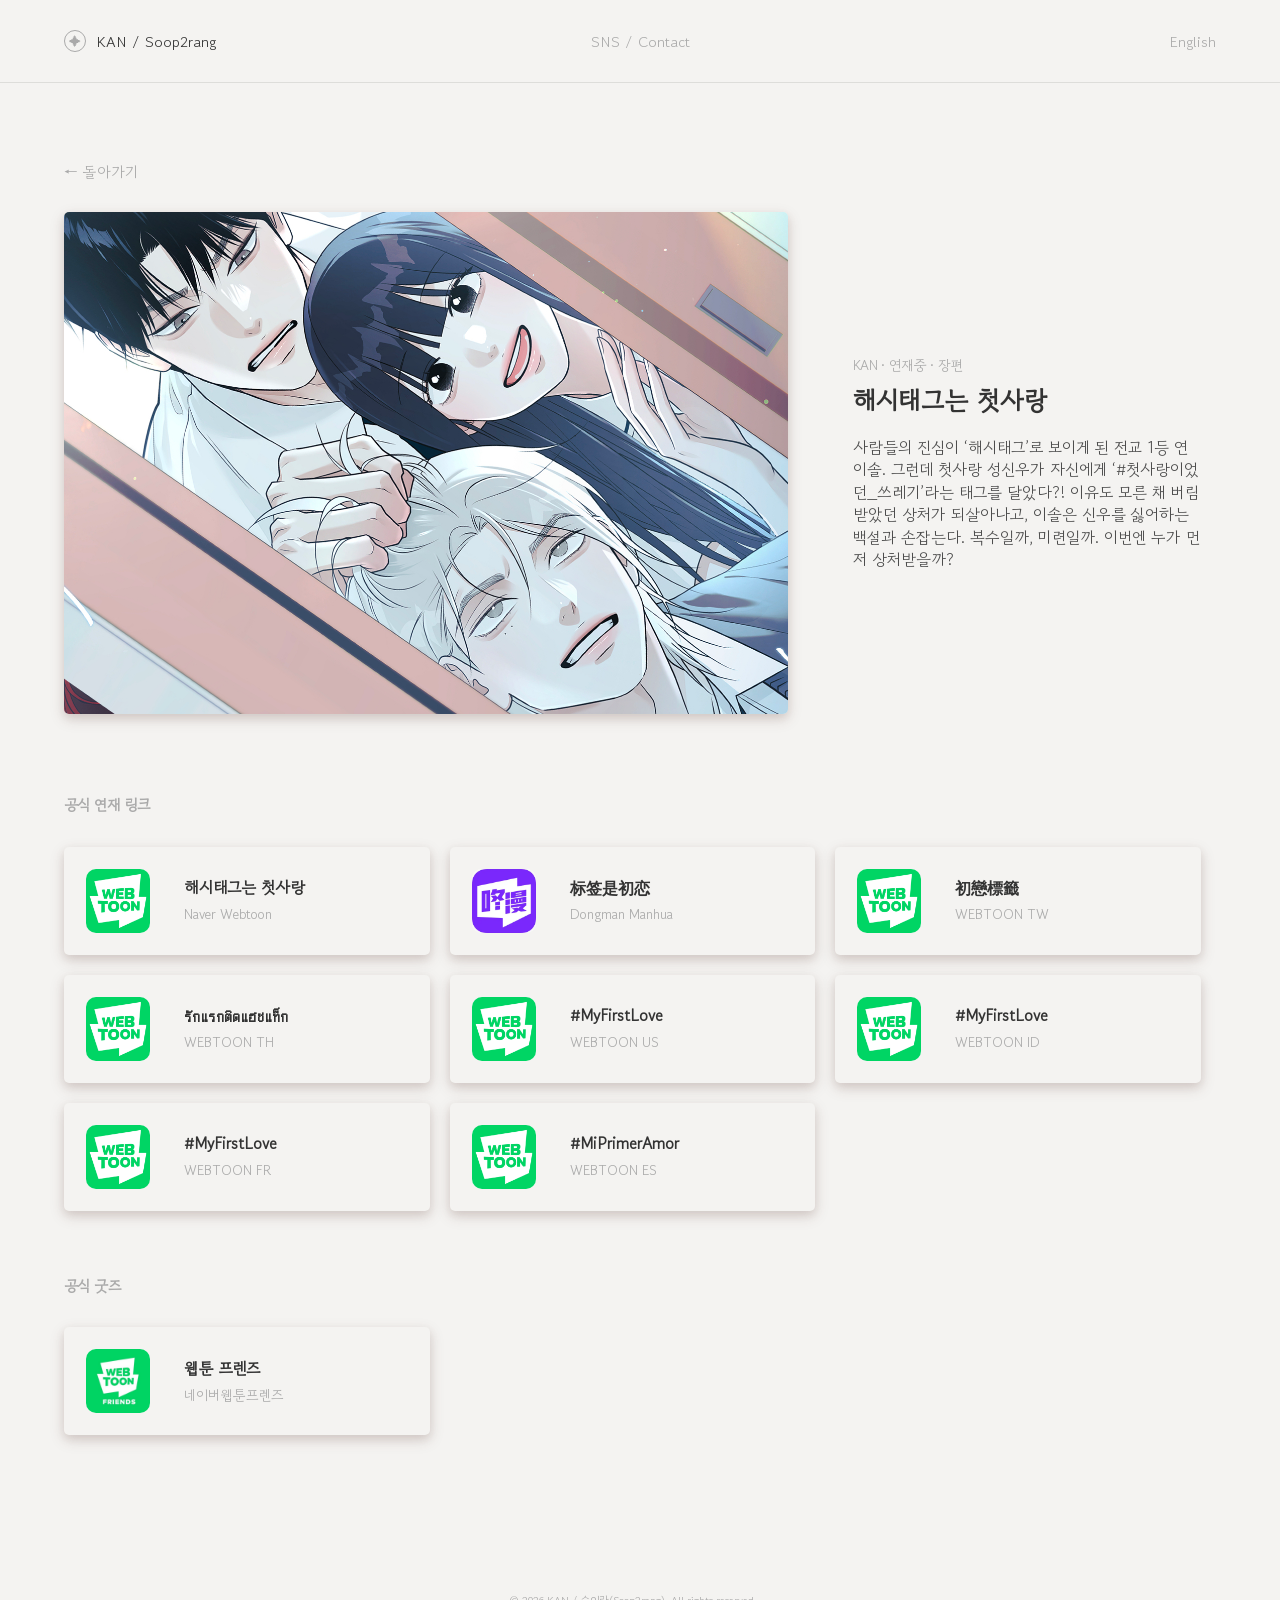
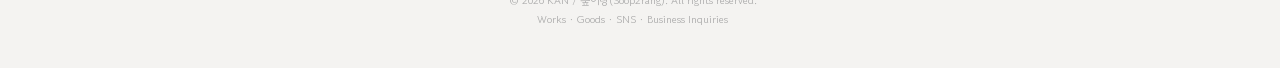
<file: comic.html>
﻿<!doctype html>
<html lang="ko">
<head>
  <meta charset="utf-8">
  <meta name="viewport" content="width=device-width, initial-scale=1">
  <title>Comic | KAN / Soop2rang Official Links</title>
  <meta name="description" content="KAN과 숲이랑(Soop2rang)의 만화 연재 링크, SNS, 연락처를 모아 보여주는 작가 허브 사이트">
  <style>
    @font-face {
      font-family: "Gowun Dodum";
      src: url("assets/fonts/GowunDodum-Regular.ttf") format("truetype");
      font-weight: 400;
      font-style: normal;
      font-display: swap;
    }

    :root {
      color-scheme: light;
      --ink: #171717;
      --muted: #66615d;
      --line: #ded8d0;
      --paper: #fffaf1;
      --panel: #ffffff;
      --red: #d94a3a;
      --teal: #0f9189;
      --blue: #3157a4;
      --gold: #d99d24;
      --shadow: 0 20px 55px rgba(38, 31, 25, .13);
      font-family: "Gowun Dodum", sans-serif;
    }

    * {
      box-sizing: border-box;
    }

    body {
      margin: 0;
      background:
        linear-gradient(90deg, rgba(23, 23, 23, .045) 1px, transparent 1px) 0 0 / 36px 36px,
        linear-gradient(rgba(23, 23, 23, .035) 1px, transparent 1px) 0 0 / 36px 36px,
        var(--paper);
      color: var(--ink);
    }

    a {
      color: inherit;
      text-decoration: none;
    }

    button,
    input {
      font: inherit;
    }

    .shell {
      min-height: 100vh;
    }

    .topbar {
      position: sticky;
      top: 0;
      z-index: 10;
      display: flex;
      align-items: center;
      justify-content: space-between;
      gap: 18px;
      padding: 14px clamp(18px, 4vw, 56px);
      border-bottom: 1px solid var(--line);
      background: rgba(255, 250, 241, .9);
      backdrop-filter: blur(14px);
    }

    .brand {
      display: flex;
      align-items: center;
      gap: 10px;
      min-width: 160px;
      font-weight: 900;
      letter-spacing: 0;
    }

    .brand-mark {
      display: grid;
      width: 34px;
      height: 34px;
      place-items: center;
      border: 2px solid var(--ink);
      border-radius: 6px;
      background: var(--red);
      color: #fff;
      box-shadow: 3px 3px 0 var(--ink);
      font-size: 19px;
      line-height: 1;
    }

    .nav {
      display: flex;
      flex-wrap: wrap;
      justify-content: flex-end;
      gap: 8px;
    }

    .nav a,
    .link-button,
    .filter-button {
      min-height: 40px;
      border: 1px solid var(--ink);
      border-radius: 6px;
      background: #fff;
      box-shadow: 2px 2px 0 var(--ink);
      color: var(--ink);
      cursor: pointer;
      font-weight: 800;
      transition: transform .16s ease, box-shadow .16s ease, background .16s ease;
    }

    .nav a {
      display: inline-flex;
      align-items: center;
      padding: 0 12px;
      font-size: 14px;
    }

    .nav a:hover,
    .link-button:hover,
    .filter-button:hover {
      transform: translate(-1px, -1px);
      box-shadow: 3px 3px 0 var(--ink);
      background: #fff2cf;
    }

    .hero {
      display: grid;
      grid-template-columns: minmax(0, 1.05fr) minmax(320px, .95fr);
      gap: clamp(26px, 5vw, 70px);
      align-items: center;
      min-height: calc(100vh - 72px);
      padding: clamp(32px, 6vw, 74px) clamp(18px, 4vw, 56px) 42px;
    }

    .hero h1 {
      max-width: 850px;
      margin: 0;
      font-size: clamp(42px, 8vw, 96px);
      line-height: .98;
      letter-spacing: 0;
    }

    .hero p {
      max-width: 680px;
      margin: 22px 0 0;
      color: #3a3631;
      font-size: clamp(17px, 2.1vw, 22px);
      line-height: 1.65;
      word-break: keep-all;
    }

    .hero-actions {
      display: flex;
      flex-wrap: wrap;
      gap: 12px;
      margin-top: 28px;
    }

    .hero-art {
      position: relative;
      display: grid;
      grid-template-columns: 1fr 1fr;
      grid-template-rows: 1fr 1fr;
      gap: 14px;
      min-height: min(62vh, 600px);
    }

    .comic-panel {
      position: relative;
      overflow: hidden;
      min-height: 190px;
      border: 3px solid var(--ink);
      border-radius: 6px;
      background: #fff;
      box-shadow: 7px 7px 0 var(--ink);
    }

    .comic-panel::before,
    .comic-panel::after {
      position: absolute;
      content: "";
      inset: auto;
      border: 3px solid var(--ink);
    }

    .panel-one {
      background:
        radial-gradient(circle at 74% 24%, #fff 0 9%, transparent 10%),
        repeating-linear-gradient(135deg, rgba(255,255,255,.42) 0 8px, transparent 8px 18px),
        #f36b53;
    }

    .panel-one::before {
      width: 56%;
      height: 42%;
      left: 13%;
      bottom: 16%;
      border-radius: 50% 50% 44% 40%;
      background: #fff7db;
      transform: rotate(-10deg);
    }

    .panel-one::after {
      width: 70px;
      height: 70px;
      right: 18%;
      bottom: 20%;
      border-radius: 50%;
      background: var(--gold);
    }

    .panel-two {
      background:
        linear-gradient(135deg, transparent 0 46%, rgba(255,255,255,.52) 47% 51%, transparent 52%),
        #38a6a0;
    }

    .panel-two::before {
      width: 115px;
      height: 115px;
      right: 13%;
      top: 17%;
      border-radius: 6px;
      background: #fff;
      transform: rotate(12deg);
    }

    .panel-two::after {
      width: 48%;
      height: 14px;
      left: 13%;
      bottom: 20%;
      border-width: 2px;
      border-radius: 999px;
      background: var(--ink);
      box-shadow: 0 -28px 0 var(--ink), 0 -56px 0 var(--ink);
    }

    .panel-three {
      background:
        radial-gradient(circle at 50% 50%, #fff 0 4px, transparent 5px) 0 0 / 25px 25px,
        #f2c45a;
    }

    .panel-three::before {
      width: 130px;
      height: 88px;
      left: 14%;
      top: 20%;
      border-radius: 50%;
      background: #fff;
    }

    .panel-three::after {
      width: 42%;
      height: 42%;
      right: 10%;
      bottom: 8%;
      border-radius: 6px;
      background: #2f58a7;
      transform: rotate(-8deg);
    }

    .panel-four {
      background:
        repeating-linear-gradient(90deg, rgba(255,255,255,.35) 0 12px, transparent 12px 24px),
        #394b75;
    }

    .panel-four::before {
      width: 65%;
      height: 70%;
      left: 18%;
      top: 15%;
      border-radius: 6px 6px 50% 50%;
      background: #fff9e8;
    }

    .panel-four::after {
      width: 34%;
      height: 18%;
      right: 11%;
      top: 18%;
      border-radius: 50%;
      background: #ef5a4a;
    }

    .section {
      padding: 70px clamp(18px, 4vw, 56px);
      border-top: 1px solid var(--line);
    }

    .section-header {
      display: flex;
      align-items: end;
      justify-content: space-between;
      gap: 18px;
      margin-bottom: 22px;
    }

    .section h2 {
      margin: 0;
      font-size: clamp(28px, 4vw, 48px);
      letter-spacing: 0;
    }

    .section-note {
      max-width: 520px;
      margin: 0;
      color: var(--muted);
      line-height: 1.6;
      word-break: keep-all;
    }

    .filters {
      display: flex;
      flex-wrap: wrap;
      gap: 10px;
      margin: 0 0 26px;
    }

    .filter-button {
      padding: 0 14px;
    }

    .filter-button[aria-pressed="true"] {
      background: var(--ink);
      color: #fff;
      box-shadow: 2px 2px 0 var(--red);
    }

    .works-grid {
      display: grid;
      grid-template-columns: repeat(3, minmax(0, 1fr));
      gap: 18px;
    }

    .work-card,
    .alias-card,
    .contact-strip {
      border: 2px solid var(--ink);
      border-radius: 8px;
      background: var(--panel);
      box-shadow: var(--shadow);
    }

    .work-card {
      overflow: hidden;
      display: grid;
      grid-template-rows: 230px auto;
      min-width: 0;
    }

    .cover {
      position: relative;
      display: grid;
      align-items: center;
      justify-items: center;
      min-height: 230px;
      padding: 16px;
      border-bottom: 2px solid var(--ink);
      background: var(--cover-bg);
      color: #fff;
      isolation: isolate;
    }

    .cover::before {
      position: absolute;
      content: "";
      inset: 0;
      z-index: -1;
      background:
        radial-gradient(circle at 14% 20%, rgba(255,255,255,.65) 0 7%, transparent 8%),
        repeating-linear-gradient(135deg, rgba(255,255,255,.18) 0 8px, transparent 8px 19px);
    }

    .cover strong {
      width: min-content;
      min-width: 62%;
      padding: 8px 10px;
      border: 2px solid var(--ink);
      border-radius: 6px;
      background: #fffaf1;
      color: var(--ink);
      box-shadow: 3px 3px 0 var(--ink);
      font-size: 24px;
      line-height: 1.12;
      word-break: keep-all;
    }

    .cover-image {
      display: block;
      width: 100%;
      height: auto;
      max-height: 100%;
      object-fit: contain;
    }

    .work-title {
      margin: 0;
      color: var(--accent);
      font-family: "Gowun Dodum", sans-serif;
      font-size: clamp(32px, 4vw, 52px);
      font-weight: 300;
      line-height: 1;
      letter-spacing: 0;
      word-break: keep-all;
    }

    .work-body {
      display: grid;
      gap: 14px;
      padding: 18px;
    }

    .meta {
      display: flex;
      flex-wrap: wrap;
      gap: 8px;
      color: var(--muted);
      font-size: 14px;
      font-weight: 800;
    }

    .work-body p {
      min-height: 76px;
      margin: 0;
      color: #393530;
      line-height: 1.55;
      word-break: keep-all;
    }

    .links {
      display: flex;
      flex-wrap: wrap;
      gap: 9px;
    }

    .link-button {
      display: inline-flex;
      align-items: center;
      justify-content: center;
      gap: 7px;
      padding: 0 12px;
      white-space: nowrap;
    }

    .link-button svg {
      width: 17px;
      height: 17px;
      stroke-width: 2.4;
      flex: 0 0 auto;
    }

    .link-button[aria-disabled="true"] {
      opacity: .55;
      cursor: not-allowed;
      pointer-events: none;
    }

    .reader-panel {
      margin-top: 24px;
      border: 2px solid var(--ink);
      border-radius: 8px;
      background: #fff;
      box-shadow: 8px 8px 0 var(--teal);
      overflow: hidden;
    }

    .reader-panel[hidden] {
      display: none;
    }

    .reader-head {
      display: grid;
      grid-template-columns: minmax(0, 1fr) auto;
      gap: 16px;
      align-items: start;
      padding: 20px;
      border-bottom: 2px solid var(--ink);
      background: #fff2cf;
    }

    .reader-head h3 {
      margin: 0;
      font-size: clamp(24px, 3vw, 34px);
      letter-spacing: 0;
    }

    .reader-head p {
      margin: 6px 0 0;
      color: #4a433c;
      line-height: 1.55;
      word-break: keep-all;
    }

    .reader-close {
      display: grid;
      width: 40px;
      height: 40px;
      place-items: center;
      border: 1px solid var(--ink);
      border-radius: 6px;
      background: #fff;
      box-shadow: 2px 2px 0 var(--ink);
      cursor: pointer;
      font-size: 22px;
      font-weight: 900;
      line-height: 1;
    }

    .reader-links {
      display: grid;
      grid-template-columns: repeat(4, minmax(0, 1fr));
      gap: 12px;
      padding: 18px;
    }

    .region-link {
      display: grid;
      gap: 5px;
      min-height: 92px;
      padding: 14px;
      border: 1px solid var(--ink);
      border-radius: 7px;
      background: #fff;
      box-shadow: 3px 3px 0 var(--ink);
      transition: transform .16s ease, box-shadow .16s ease, background .16s ease;
    }

    .region-link:hover {
      transform: translate(-1px, -1px);
      box-shadow: 4px 4px 0 var(--ink);
      background: #f7fff9;
    }

    .region-link strong {
      font-size: 16px;
      line-height: 1.3;
      word-break: keep-all;
    }

    .region-link span {
      color: var(--muted);
      font-size: 13px;
      font-weight: 800;
      line-height: 1.35;
      word-break: keep-all;
    }

    .aliases-grid {
      display: grid;
      grid-template-columns: repeat(3, minmax(0, 1fr));
      gap: 18px;
    }

    .alias-card {
      display: grid;
      gap: 14px;
      padding: 20px;
    }

    .alias-head {
      display: block;
    }

    .alias-card h3 {
      margin: 0;
      font-size: 23px;
    }

    .alias-card p {
      margin: 3px 0 0;
      color: var(--muted);
      line-height: 1.5;
      word-break: keep-all;
    }

    .contact-strip {
      display: grid;
      grid-template-columns: minmax(0, 1fr);
      gap: 16px;
      align-items: start;
      padding: clamp(22px, 4vw, 34px);
      background: #171717;
      color: #fff;
      box-shadow: 8px 8px 0 var(--red);
    }

    .contact-strip h2 {
      color: #fff;
    }

    .contact-strip p {
      max-width: 1120px;
      margin: 8px 0 0;
      color: #eee4d7;
      line-height: 1.55;
      word-break: keep-all;
    }

    .contact-strip .link-button {
      width: fit-content;
      margin-top: 16px;
      border-color: #fff;
      background: #fff;
      box-shadow: 3px 3px 0 var(--gold);
    }

    .social-links {
      display: flex;
      flex-wrap: wrap;
      gap: 10px;
    }

    .social-button {
      display: inline-grid;
      width: 44px;
      height: 44px;
      place-items: center;
      border: 1px solid var(--ink);
      border-radius: 6px;
      background: #fff;
      box-shadow: 2px 2px 0 var(--ink);
      color: var(--ink);
      transition: transform .16s ease, box-shadow .16s ease, background .16s ease;
    }

    .social-button:hover {
      transform: translate(-1px, -1px);
      box-shadow: 3px 3px 0 var(--ink);
      background: #fff2cf;
    }

    .social-button svg {
      width: 22px;
      height: 22px;
      fill: none;
      stroke: currentColor;
      stroke-width: 2;
      stroke-linecap: round;
      stroke-linejoin: round;
    }

    .social-button .filled {
      fill: currentColor;
      stroke: none;
    }

    .empty {
      display: none;
      padding: 22px;
      border: 2px dashed var(--muted);
      border-radius: 8px;
      background: rgba(255,255,255,.55);
      color: var(--muted);
      font-weight: 800;
    }

    .footer {
      padding: 26px clamp(18px, 4vw, 56px) 42px;
      color: var(--muted);
    }

    @media (max-width: 980px) {
      .hero,
      .contact-strip {
        grid-template-columns: 1fr;
      }

      .hero {
        min-height: auto;
      }

      .hero-art {
        min-height: 520px;
      }

      .works-grid,
      .aliases-grid,
      .reader-links {
        grid-template-columns: repeat(2, minmax(0, 1fr));
      }

      .section-header {
        align-items: start;
        flex-direction: column;
      }
    }

    @media (max-width: 660px) {
      .topbar {
        align-items: flex-start;
        flex-direction: column;
      }

      .nav {
        justify-content: flex-start;
      }

      .hero-art {
        grid-template-columns: 1fr 1fr;
        min-height: 420px;
        gap: 10px;
      }

      .comic-panel {
        min-height: 160px;
        box-shadow: 4px 4px 0 var(--ink);
      }

      .works-grid,
      .aliases-grid,
      .reader-links {
        grid-template-columns: 1fr;
      }

      .reader-head {
        grid-template-columns: 1fr;
      }

      .work-card {
        grid-template-rows: 210px auto;
      }

      .cover {
        min-height: 210px;
      }

      .links,
      .hero-actions {
        align-items: stretch;
        flex-direction: column;
      }

      .link-button {
        width: 100%;
      }
    }

    /* Drive Capital style reference adaptation */
    :root {
      --ink: #000000;
      --muted: #000000;
      --line: #e2e8f0;
      --paper: #fff8f1;
      --panel: #fff8f1;
      --red: #006eff;
      --teal: #006eff;
      --blue: #006eff;
      --gold: #006eff;
      --shadow: none;
      --accent: #006eff;
      font-family: "Gowun Dodum", sans-serif;
    }

    body {
      background: var(--paper);
      color: var(--ink);
      font-weight: 300;
      letter-spacing: 0;
      font-feature-settings: "clig", "liga";
    }

    .topbar {
      position: sticky;
      padding: 22px clamp(24px, 7.5vw, 144px);
      border-top: 1.5px solid var(--line);
      border-bottom: 1.5px solid var(--line);
      background: rgba(255, 248, 241, .96);
      backdrop-filter: blur(10px);
    }

    .brand {
      gap: 14px;
      min-width: auto;
      color: var(--accent);
      font-size: 16px;
      font-weight: 300;
      text-transform: uppercase;
    }

    .brand-mark {
      width: 34px;
      height: 34px;
      border: 1.5px solid var(--accent);
      border-radius: 60px;
      background: transparent;
      box-shadow: none;
      color: var(--accent);
      font-size: 17px;
    }

    .nav {
      gap: clamp(18px, 4vw, 52px);
    }

    .nav a,
    .filter-button,
    .link-button {
      min-height: 48px;
      border: 1.5px solid var(--accent);
      border-radius: 60px;
      background: transparent;
      box-shadow: none;
      color: var(--accent);
      font-size: 16px;
      font-weight: 300;
      text-transform: uppercase;
      letter-spacing: 0;
    }

    .nav a {
      min-height: auto;
      padding: 0;
      border: 0;
      border-radius: 0;
      color: var(--accent);
    }

    .nav a:hover,
    .filter-button:hover,
    .link-button:hover,
    .social-button:hover,
    .region-link:hover,
    .reader-close:hover {
      transform: none;
      box-shadow: none;
      background: transparent;
      color: var(--ink);
      border-color: var(--ink);
    }

    .hero {
      grid-template-columns: 1fr;
      min-height: auto;
      padding: clamp(96px, 12vw, 150px) clamp(24px, 7.5vw, 144px);
      border-bottom: 1.5px solid var(--line);
      text-align: center;
    }

    .hero h1 {
      max-width: 1200px;
      margin: 0 auto;
      color: var(--accent);
      font-family: "Gowun Dodum", sans-serif;
      font-size: clamp(64px, 12vw, 120px);
      font-weight: 300;
      line-height: .95;
      letter-spacing: 0;
    }

    .hero p {
      max-width: 600px;
      margin: 29px auto 0;
      color: var(--ink);
      font-size: 21px;
      font-weight: 400;
      line-height: 1.5;
      letter-spacing: 0;
    }

    .hero-actions {
      justify-content: center;
      gap: 20px;
      margin-top: 43px;
    }

    .hero-actions .link-button,
    .work-body .link-button,
    .contact-strip .link-button {
      padding: 14px 43px;
    }

    .hero-art {
      display: none;
    }

    .section {
      padding: clamp(96px, 12vw, 150px) clamp(24px, 7.5vw, 144px);
      border-top: 0;
      border-bottom: 1.5px solid var(--line);
    }

    .section-header {
      display: grid;
      justify-items: center;
      gap: 29px;
      margin-bottom: 43px;
      text-align: center;
    }

    .section h2,
    .contact-strip h2 {
      color: var(--accent);
      font-family: "Gowun Dodum", sans-serif;
      font-size: clamp(56px, 8vw, 77px);
      font-weight: 300;
      line-height: .95;
      letter-spacing: 0;
    }

    .section-note,
    .contact-strip p,
    .work-body p,
    .alias-card p,
    .reader-head p,
    .region-link span {
      color: var(--ink);
      font-size: 18px;
      font-weight: 400;
      line-height: 1.5;
      letter-spacing: 0;
    }

    .section-note,
    .contact-strip p {
      max-width: 600px;
    }

    .filters {
      justify-content: center;
      gap: 11px;
      margin-bottom: 43px;
    }

    .filter-button {
      padding: 0 30px;
    }

    .filter-button[aria-pressed="true"] {
      background: transparent;
      color: var(--ink);
      border-color: var(--ink);
      box-shadow: none;
    }

    .works-grid,
    .aliases-grid {
      grid-template-columns: 1fr;
      max-width: 1200px;
      margin: 0 auto;
      gap: 20px;
    }

    .work-card,
    .alias-card,
    .contact-strip,
    .reader-panel {
      border: 1.5px solid var(--line);
      border-radius: 0;
      background: var(--paper);
      box-shadow: none;
    }

    .work-card {
      grid-template-columns: minmax(220px, 34%) minmax(0, 1fr);
      grid-template-rows: auto;
      min-height: 260px;
    }

    .cover {
      min-height: 260px;
      padding: 14px;
      border-right: 1.5px solid var(--line);
      border-bottom: 0;
      background: var(--paper) !important;
      color: var(--accent);
    }

    .cover::before,
    .cover::after {
      display: none;
    }

    .cover strong {
      display: none;
      width: auto;
      min-width: 0;
      padding: 0;
      border: 0;
      border-radius: 0;
      background: transparent;
      box-shadow: none;
      color: var(--accent);
      font-family: "Gowun Dodum", sans-serif;
      font-size: clamp(38px, 5vw, 62px);
      font-weight: 300;
      line-height: 1;
      letter-spacing: 0;
    }

    .cover-image {
      max-height: 332px;
    }

    .work-body,
    .alias-card {
      gap: 20px;
      padding: clamp(24px, 4vw, 43px);
    }

    .meta {
      color: var(--accent);
      font-size: 16px;
      font-weight: 300;
      text-transform: uppercase;
      letter-spacing: 0;
    }

    .links,
    .social-links {
      gap: 11px;
    }

    .link-button[aria-disabled="true"] {
      color: var(--line);
      border-color: var(--line);
      opacity: 1;
    }

    .reader-panel {
      max-width: 1200px;
      margin: 43px auto 0;
      overflow: hidden;
    }

    .reader-head {
      padding: 30px 43px;
      border-bottom: 1.5px solid var(--line);
      background: var(--paper);
    }

    .reader-head h3,
    .alias-card h3 {
      color: var(--accent);
      font-size: clamp(28px, 4vw, 38px);
      font-weight: 300;
      line-height: 1.2;
      letter-spacing: 0;
    }

    .reader-close {
      border: 1.5px solid var(--accent);
      border-radius: 60px;
      background: transparent;
      box-shadow: none;
      color: var(--accent);
      font-weight: 300;
    }

    .reader-links {
      grid-template-columns: repeat(2, minmax(0, 1fr));
      gap: 0;
      padding: 0;
    }

    .region-link {
      min-height: 130px;
      padding: 29px;
      border: 0;
      border-right: 1.5px solid var(--line);
      border-bottom: 1.5px solid var(--line);
      border-radius: 0;
      background: var(--paper);
      box-shadow: none;
    }

    .region-link:nth-child(2n) {
      border-right: 0;
    }

    .region-link strong {
      color: var(--accent);
      font-size: 28px;
      font-weight: 300;
      line-height: 1.2;
      letter-spacing: 0;
    }

    .alias-card {
      max-width: 780px;
      margin: 0 auto;
      text-align: center;
    }

    .social-links {
      justify-content: center;
    }

    .social-button {
      width: 52px;
      height: 52px;
      border: 1.5px solid var(--accent);
      border-radius: 60px;
      background: transparent;
      box-shadow: none;
      color: var(--accent);
    }

    .social-button svg {
      width: 22px;
      height: 22px;
    }

    .contact-strip {
      max-width: 1200px;
      margin: 0 auto;
      padding: clamp(34px, 6vw, 80px);
      color: var(--ink);
      text-align: center;
    }

    .contact-strip .link-button {
      margin: 29px auto 0;
      border-color: var(--accent);
      background: transparent;
      box-shadow: none;
      color: var(--accent);
      text-transform: none;
    }

    .footer {
      padding: 43px clamp(24px, 7.5vw, 144px);
      color: var(--accent);
      font-size: 16px;
      font-weight: 300;
      text-align: center;
    }

    @media (max-width: 860px) {
      .work-card {
        grid-template-columns: 1fr;
      }

      .cover {
        border-right: 0;
        border-bottom: 1.5px solid var(--line);
      }

      .reader-links {
        grid-template-columns: 1fr;
      }

      .region-link,
      .region-link:nth-child(2n) {
        border-right: 0;
      }
    }

    @media (max-width: 660px) {
      .topbar {
        padding: 20px 24px;
      }

      .nav {
        gap: 18px;
      }

      .hero h1 {
        font-size: clamp(54px, 17vw, 78px);
      }

      .section h2,
      .contact-strip h2 {
        font-size: clamp(48px, 14vw, 68px);
      }

      .link-button {
        width: fit-content;
      }

      .hero-actions .link-button,
      .work-body .link-button,
      .contact-strip .link-button {
        width: 100%;
        justify-content: center;
      }
    }

    body.page-comic .hero,
    body.page-comic #aliases,
    body.page-comic #contact {
      display: none;
    }

    body.page-comic #works {
      border-top: 0;
    }

    :root {
      --topbar-offset: 82px;
    }

    body,
    body.page-comic {
      padding-top: var(--topbar-offset) !important;
    }

    .topbar,
    body.page-comic .topbar {
      position: fixed !important;
      top: 0 !important;
      left: 0 !important;
      right: 0 !important;
      z-index: 80 !important;
    }

    @media (max-width: 660px) {
      :root {
        --topbar-offset: 59px;
      }
    }
  </style>
  <link rel="stylesheet" href="assets/brisbane-theme.css">
  <!-- Google tag (gtag.js) -->
  <script async src="https://www.googletagmanager.com/gtag/js?id=G-HZLVLWL8G6"></script>
  <script>
    window.dataLayer = window.dataLayer || [];
    function gtag(){dataLayer.push(arguments);}
    gtag('js', new Date());
  
    gtag('config', 'G-HZLVLWL8G6');
  </script>
</head>
<body class="page-comic">
  <div class="shell">
    <header class="topbar">
      <a class="brand" href="index.html" aria-label="홈으로">
        <span class="brand-mark">✦</span>
        <span>KAN / Soop2rang</span>
      </a>
      <nav class="nav" aria-label="주요 메뉴">
        <a href="#" data-contact-modal>SNS / Contact</a>
      </nav>
      <button class="lang-toggle" type="button" data-lang-toggle aria-label="Switch language">English</button>
    </header>

    <main id="top">
      <section class="section" id="works" aria-label="작품 상세"></section>
    </main>

    <footer class="footer">
      <small>© 2026 KAN / 숲이랑(Soop2rang). All rights reserved. <br>Works · Goods · SNS · Business Inquiries</small>
    </footer>
  </div>

  <script src="assets/contact-modal.js"></script>
  <script>
    const works = [
      {
        id: "my-first-love",
        title: "해시태그는 첫사랑",
        alias: "KAN",
        status: "연재중",
        group: "KAN",
        categories: ["장편", "연재중"],
        platform: "네이버웹툰",
        description: "사람들의 진심이 ‘해시태그’로 보이게 된 전교 1등 연이솔. 그런데 첫사랑 성신우가 자신에게 ‘#첫사랑이었던_쓰레기’라는 태그를 달았다?! 이유도 모른 채 버림받았던 상처가 되살아나고, 이솔은 신우를 싫어하는 백설과 손잡는다. 복수일까, 미련일까. 이번엔 누가 먼저 상처받을까?",
        banner: "assets/my-first-love-banner.jpg",
        merchLinks: [
          { label: "웹툰 프렌즈", country: "한국", platform: "네이버웹툰프렌즈", url: "https://brand.naver.com/webtoonfriends/search?q=%ED%95%B4%EC%8B%9C%ED%83%9C%EA%B7%B8%EB%8A%94%20%EC%B2%AB%EC%82%AC%EB%9E%91" }
        ],
        cover: "linear-gradient(135deg, #d94a3a, #f2c45a)",
        readLinks: [
          { label: "해시태그는 첫사랑", country: "한국", platform: "네이버웹툰", url: "https://comic.naver.com/webtoon/list?titleId=844730" },
          { label: "标签是初恋", country: "중국", platform: "동만만화", url: "https://www.dongmanmanhua.cn/LOVE/biaoqianshichulian/list?title_no=2873" },
          { label: "初戀標籤", country: "대만", platform: "WEBTOON", url: "https://www.webtoons.com/zh-hant/romance/myfirstlove/list?title_no=9483" },
          { label: "รักแรกติดแฮชแท็ก", country: "태국", platform: "WEBTOON", url: "https://www.webtoons.com/th/romance/myfirstlove/list?title_no=10316" },
          { label: "#MyFirstLove", country: "미국", platform: "WEBTOON", url: "https://www.webtoons.com/en/romance/myfirstlove/list?title_no=10058" },
          { label: "#MyFirstLove", country: "인도네시아", platform: "WEBTOON", url: "https://www.webtoons.com/id/romance/myfirstlove/list?title_no=9523" },
          { label: "#MyFirstLove", country: "프랑스", platform: "WEBTOON", url: "https://www.webtoons.com/fr/romance/myfirstlove/list?title_no=10045&webtoon-platform-redirect=true" },
          { label: "#MiPrimerAmor", country: "스페인", platform: "WEBTOON", url: "https://www.webtoons.com/es/romance/myfirstlove/list?title_no=10240&webtoon-platform-redirect=true" }
        ]
      },
      {
        id: "emperor-hunt",
        title: "황제사냥",
        alias: "KAN",
        status: "완결",
        group: "KAN",
        categories: ["장편", "완결"],
        platform: "네이버웹툰",
        description: "지구 멸망 후 홀로 이세계로 떨어진 불멸자 '윤슬'. 모든 일의 원흉인 황제를 사냥한다!여리여리한 외모는 페이크, 일단 주먹부터 나가고 보는 그녀의 심장이 뜨거워지는 액션판타지!",
        banner: "assets/emperor-hunt-banner.jpg",
        merchLinks: [],
        cover: "linear-gradient(135deg, #3157a4, #171717)",
        readLinks: [
          { label: "황제사냥", country: "한국", platform: "네이버웹툰", url: "https://comic.naver.com/webtoon/list?titleId=800304" },
          { label: "猎杀最强者", country: "중국", platform: "동만만화", url: "https://www.dongmanmanhua.cn/FANTASY/lieshazuiqiangzhe/list?title_no=2292&page=1" },
          { label: "皇帝狩り", country: "일본", platform: "야후", url: "https://ebookjapan.yahoo.co.jp/stories/136728/" },
          { label: "皇帝狩り", country: "일본", platform: "LINE Manga", url: "https://manga.line.me/product/periodic?id=Z0002720" },
          { label: "Emperor Hunt", country: "미국", platform: "WEBTOON", url: "https://www.webtoons.com/en/fantasy/emperor-hunt/list?title_no=5267" }
        ]
      },
      {
        id: "summer-nights-dream",
        title: "한여름, 밤의 꿈",
        alias: "김수박 & KAN",
        status: "완결",
        group: "KAN",
        categories: ["장편", "완결"],
        platform: "네이버웹툰",
        description: "한서고등학교의 전설, 큐피트의 연못! 연못 앞에서 짝사랑 이름을 외치면 꿈에서 만나 사랑에 빠진다?! 타인의 꿈을 넘나들며 서로의 꿈을 이어줄 수 있는 '한여름'. 여름은 교생 실습생이 되어 자신의 모교인 한서고등학교로 향하고 그곳에서 자신의 첫사랑 '하진'과 모두의 짝사랑남 '시우'를 만나게 되는데… 꿈에서 시작되는 그들의 청춘 로맨스!",
        banner: "assets/summer-nights-dream-banner.jpg",
        merchLinks: [],
        cover: "linear-gradient(135deg, #0f9189, #3157a4)",
        readLinks: [
          { label: "한여름, 밤의 꿈", country: "한국", platform: "네이버웹툰", url: "https://comic.naver.com/webtoon/list?titleId=784822" },
          { label: "仲夏，夜之梦", country: "중국", platform: "동만만화", url: "https://www.dongmanmanhua.cn/CAMPUS/zhongxiayezhimeng/list?title_no=1752" },
          { label: "ความฝันคืนฤดูร้อน", country: "태국", platform: "WEBTOON", url: "https://www.webtoons.com/th/romance/a-summer-nights-dream/list?title_no=5400" },
          { label: "真夏、夜の夢", country: "일본", platform: "야후", url: "https://ebookjapan.yahoo.co.jp/stories/136156/" },
          { label: "真夏、夜の夢", country: "일본", platform: "LINE Manga", url: "https://manga.line.me/product/periodic?id=Z0001274" },
          { label: "A Summer Night's Dream", country: "미국", platform: "WEBTOON", url: "https://www.webtoons.com/en/romance/a-summer-nights-dream/list?title_no=2956" },
          { label: "A Summer Night's Dream", country: "인도네시아", platform: "WEBTOON", url: "https://www.webtoons.com/id/romance/a-summer-nights-dream/list?title_no=3223" }
        ]
      },
      {
        id: "red-thread-quest",
        title: "홍실퀘스트",
        alias: "숲이랑",
        status: "연재중",
        group: "숲이랑",
        categories: ["장편", "연재중"],
        platform: "봄툰 / 레진",
        description: "중학생 시절 짝사랑했던 선배 기훈을 우연히 대학에서 다시 만난 법학과 신입생 이연. 기훈의 제안으로 함께 떠난 여행에서 두 사람은 '홍실 퀘스트'라는 기묘한 미션을 받게 된다. '홍실 퀘스트 제 1 라운드, 볼 뽀뽀 5회!' 운명의 상대에 대해 회의적이던 이연이 홍실의 전설에 휩싸이며, 두 사람의 관계는 예상치 못한 방향으로 흘러가게 되는데...!",
        banner: "assets/red-thread-quest-banner.jpg",
        merchLinks: [
          { label: "제이미샵", country: "한국", platform: "J-MEE Shop", url: "https://j-meeshop.com/category/%ED%99%8D%EC%8B%A4%ED%80%98%EC%8A%A4%ED%8A%B8/296/" },
          { label: "J-MEESHOP", country: "글로벌", platform: "J-MEE Shop EN", url: "https://en.j-meeshop.com/category/red-thread-quest/296/" }
        ],
        cover: "linear-gradient(135deg, #d94a3a, #0f9189)",
        readLinks: [
          { label: "홍실퀘스트", country: "한국", platform: "봄툰", url: "https://www.bomtoon.com/detail/HQuest" },
          { label: "Red Thread Quest", country: "미국", platform: "Lezhin US", url: "https://www.lezhinus.com/en/comic/redthreadquest" },
          { label: "紅線挑戰", country: "대만", platform: "Bomtoon TW", url: "https://www.bomtoon.tw/detail/HQuest" },
          { label: "赤い糸クエスト", country: "일본", platform: "Beltoon", url: "https://www.beltoon.jp/detail/aquest" },
          { label: "เควสต์ด้ายแดง", country: "태국", platform: "Lezhin TH", url: "https://www.lezhinth.com/detail/HQuest" },
          { label: "La misión del hilo rojo", country: "스페인", platform: "Lezhin ES", url: "https://www.lezhin.es/detail/la-mision-del-hilo-rojo" },
          { label: "La quête du fil rouge", country: "프랑스", platform: "Lezhin FR", url: "https://www.lezhinfr.com/detail/bt_1111241" },
          { label: "Roter-Faden-Mission", country: "독일", platform: "Lezhin DE", url: "https://www.lezhinde.com/detail/dbd_00461" }
        ]
      },
      {
        id: "love-derailed",
        title: "짝사랑 궤도이탈",
        alias: "숲이랑",
        status: "완결",
        group: "숲이랑",
        categories: ["단편", "완결"],
        platform: "봄툰 / 레진",
        description: "10년째 건우 형을 짝사랑 중인 농구선수 이 안. 형에게 지금껏 마음을 숨기고 살았는데, 갑작스레 들려온 형의 이혼 소식에 다시 가슴이 설렌다! 게다가 형 회사 홍보모델까지 맡아달라고? 어떻게 온 기회인데, 들이대야지...!  “욕구불만이라 농구에 집중이 안 되는데... 한 번만 도와주시면 안 돼요?”",
        banner: "assets/love-derailed-banner.jpg",
        merchLinks: [
          { label: "제이미샵", country: "한국", platform: "J-MEE Shop", url: "https://j-meeshop.com/category/%EC%A7%9D%EC%82%AC%EB%9E%91-%EA%B6%A4%EB%8F%84%EC%9D%B4%ED%83%88/426/" },
          { label: "J-MEESHOP", country: "글로벌", platform: "J-MEE Shop EN", url: "https://en.j-meeshop.com/category/love-derailed/426/" }
        ],
        cover: "linear-gradient(135deg, #f2c45a, #d94a3a)",
        readLinks: [
          { label: "짝사랑 궤도이탈", country: "한국", platform: "봄툰", url: "https://www.bomtoon.com/comic/ep_list/crush___S2" },
          { label: "짝사랑 궤도이탈", country: "한국", platform: "레진", url: "https://www.lezhin.com/ko/comic/off_the_rails" },
          { label: "軌道を外わた片思い", country: "일본", platform: "Beltoon", url: "https://www.beltoon.jp/detail/crush___S2" },
          { label: "軌道を外れた片思い", country: "일본", platform: "Lezhin JP", url: "https://www.lezhin.jp/ja/comic/crush___s2" },
          { label: "Love Derailed", country: "미국", platform: "Lezhin US", url: "https://www.lezhinus.com/en/comic/love_derailed" },
          { label: "脫軌的單戀", country: "대만", platform: "Bomtoon TW", url: "https://www.bomtoon.tw/detail/crush___S2" },
          { label: "โคจรมาพบรัก", country: "태국", platform: "Lezhin TH", url: "https://www.boomtoon.com/detail/off_the_track" },
          { label: "Hors de l'orbite", country: "프랑스", platform: "Lezhin FR", url: "https://www.lezhinfr.com/detail/bt_1111192" }
        ]
      },
      {
        id: "black-haired-beasts-love",
        title: "검은 머리 짐승의 사랑",
        alias: "숲이랑 & MUJ0",
        status: "완결",
        group: "공동작업",
        categories: ["단편", "완결"],
        platform: "봄툰 / 레진",
        description: "검은 머리 짐승은 거두는 게 아니라 했던가, 어린 시절 자신을 돌봐 준 아저씨 희민에게 사랑을 품게 된 송 산은 성인이 되자 진심을 고백하며 거리를 두려 하지만, 예상 밖으로 희민은 그의 마음을 쉽게 받아들인다! “왜 이렇게 쉽게…?! 아저씨는 내 고백이 그렇게 쉬워?!” 어리숙한 검은 머리 짐승의 유쾌하고 따뜻한 사랑 이야기!",
        banner: "assets/black-haired-beasts-love-banner.jpg",
        merchLinks: [],
        cover: "linear-gradient(135deg, #171717, #3157a4)",
        readLinks: [
          { label: "검은 머리 짐승의 사랑", country: "한국", platform: "봄툰", url: "https://www.bomtoon.com/detail/blackluv" },
          { label: "黑髮野獸的愛戀", country: "대만", platform: "Bomtoon TW", url: "https://www.bomtoon.tw/detail/blackluv" },
          { label: "Black-haired Beast's Love", country: "미국", platform: "Lezhin US", url: "https://www.lezhinus.com/en/comic/beasts_love" },
          { label: "恩知らずな俺は、おじさんに恋をした", country: "일본", platform: "Beltoon", url: "https://www.beltoon.jp/detail/blackluv" },
          { label: "恩知らずな俺は、おじさんに恋をした", country: "일본", platform: "Lezhin JP", url: "https://www.lezhin.jp/ja/comic/blackluv" },
          { label: "อาครับ... รับรักผมหน่อย", country: "태국", platform: "Lezhin TH", url: "https://www.lezhinth.com/detail/blackluv" }
        ]
      }
    ];

    const workOrder = [
      "my-first-love",
      "red-thread-quest",
      "love-derailed",
      "emperor-hunt",
      "summer-nights-dream",
      "black-haired-beasts-love"
    ];

    works.sort((first, second) => workOrder.indexOf(first.id) - workOrder.indexOf(second.id));

    const platformNames = {
      "네이버웹툰": "Naver Webtoon",
      "웹툰프렌즈": "Naver Webtoon Friends",
      "동만만화": "Dongman Manhua",
      "야후": "ebookjapan",
      "봄툰": "Bomtoon",
      "레진": "Lezhin"
    };

    let currentLang = localStorage.getItem("siteLang") || "ko";

    const translations = {
      ko: {
        back: "← 돌아가기",
        readLinks: "공식 연재 링크",
        merchLinks: "공식 굿즈",
        goodsSoon: "굿즈 준비중",
        langToggle: "English"
      },
      en: {
        back: "← Back",
        readLinks: "Read Officially Worldwide",
        merchLinks: "Official Goods",
        goodsSoon: "Goods Soon",
        langToggle: "한국어"
      }
    };

    const localizedWorks = {
      "my-first-love": { en: "#MyFirstLove" },
      "red-thread-quest": { en: "Red Thread Quest" },
      "love-derailed": { en: "Love Derailed" },
      "emperor-hunt": { en: "Emperor Hunt" },
      "summer-nights-dream": { en: "A Summer Night's Dream" },
      "black-haired-beasts-love": { en: "Black-haired Beast's Love" }
    };

    const localizedDescriptions = {
      "my-first-love": { en: "Isol Yeon, the school’s top student and biggest outcast, gains the ability to see people’s true feelings about her through the Hashtag Lens, which she acquires after making the ten‑quintillionth wish. Through the lens, she discovers that Shinu Seong, her former middle‑school best friend she had a painful fallout with, has tagged her as “#my_first_love_and_trash.” Can Isol mend their broken relationship and overcome the pain of being betrayed by her first love?" },
      "red-thread-quest": { en: "As a first-year law student, Lee Yeon never expected to cross paths again with his middle school crush — the charming upperclassman Hong Kihoon. But a chance reunion on campus leads to an even more unexpected twist: a spontaneous trip, and a strange challenge known only as the Red Thread Quest. Red Thread Quest, Round 1: Five Kisses on the Cheek! Skeptical about soulmates and fate, Yeon finds himself drawn into the legend of the Red Thread of Fate — and as each round of the quest unfolds, his relationship with Kihoon begins to take an unpredictable turn. What started as a game might just lead them to something real…if the Red Thread Rock has anything to say about it." },
      "love-derailed": { en: "For years, basketball player Lee Ahn has kept his feelings for his older friend Geonu locked away. But when he hears the sudden news of Geonu’s divorce, his heart starts racing all over again. When Geonu reaches out to ask him to model for his company, Lee Ahn knows he has to take his shot.  “I'm too horny to focus on basketball... Could you help me out?”" },
      "emperor-hunt": { en: "Earth is destroyed, and the sole survivor is the immortal being Seul Yun. After losing the only person she ever cared about, she is set out to seek revenge on the one behind it all – the emperor Horson. However, Seul finds herself lost in a strange world called Hetra. There, she must learn to harness her new abilities and fight against a new type of evil. Will Seul be able to hunt down the emperor and carry out her revenge?" },
      "summer-nights-dream": { en: "Have you ever wondered if the person you like is dreaming about you? Teacher Yeoreum Han doesn’t have to guess -- she can make it happen, with her ability to walk into other people’s dreams. She can even link the dreams of two people together, and use this ability to play Cupid for her students. But her matchmaking goes awry when she enters the dream of Si-u Park -- a lucid dreamer, who realizes that Yeoreum is walking into his dream. Si-u and Yeoreum’s lives become intertwined after this incident, weaving a tangled web of love, friendship, and dreamers at Hanseo High." },
      "black-haired-beasts-love": { en: "San once found comfort in Heemin’s kindness. Years later, he confesses the love he has kept hidden, not to win Heemin over but to finally walk away with closure. To his surprise, Heemin accepts his feelings without hesitation. Struggling to trust something that feels too easy, San finds himself torn between doubt and longing. He yearns for a kind of love he has never learned how to receive. A tender and tangled love begins between a black-haired beast still learning how to be human, and the man who never turned him away." }
    };

    const localizedAliases = {
      "KAN": { en: "KAN" },
      "숲이랑": { en: "Soop2rang" },
      "숲이랑 & MUJ0": { en: "Soop2rang & MUJ0" }
    };

    const statusNames = {
      "연재중": { en: "Ongoing" },
      "완결": { en: "Completed" }
    };

    const formatNames = {
      "장편": { en: "Long-form" },
      "단편": { en: "Short-form" }
    };

    function text(key) {
      return translations[currentLang][key];
    }

    function setLanguage(lang, options = {}) {
      currentLang = lang;
      localStorage.setItem("siteLang", lang);
      document.documentElement.lang = lang === "ko" ? "ko" : "en";
      const toggle = document.querySelector("[data-lang-toggle]");
      if (toggle) toggle.textContent = translations[lang].langToggle;
      renderComicDetail();
      if (!options.silent) window.dispatchEvent(new CustomEvent("site-language-change"));
    }

    function workTitle(work) {
      return currentLang === "en" ? (localizedWorks[work.id]?.en || work.title) : work.title;
    }

    function workDescription(work) {
      return currentLang === "en" ? (localizedDescriptions[work.id]?.en || work.description) : work.description;
    }

    function aliasText(alias) {
      return currentLang === "en" ? (localizedAliases[alias]?.en || alias) : alias;
    }

    function statusText(status) {
      return currentLang === "en" ? (statusNames[status]?.en || status) : status;
    }

    function formatText(work) {
      const format = work.categories.find((category) => category === "장편" || category === "단편") || "장편";
      return currentLang === "en" ? (formatNames[format]?.en || format) : format;
    }

    function workPlatformText(work) {
      if (currentLang !== "en") return work.platform;
      return work.platform.split(" / ").map((item) => platformNames[item] || item).join(" / ");
    }

    function webtoonRegion(link) {
      const url = link?.url || "";
      if (url.includes("/en/")) return "US";
      if (url.includes("/fr/")) return "FR";
      if (url.includes("/es/")) return "ES";
      if (url.includes("/de/")) return "DE";
      if (url.includes("/id/")) return "ID";
      if (url.includes("/th/")) return "TH";
      if (url.includes("/zh-hant/")) return "TW";
      return "";
    }

    function platformText(platform, link) {
      if (platform === "WEBTOON") {
        const region = webtoonRegion(link);
        return region ? `WEBTOON ${region}` : "WEBTOON";
      }
      return platformNames[platform] || platform;
    }

    function displayLinkTitle(link, work) {
      return link.label;
    }

    const platformLogos = {
      "네이버웹툰": "assets/logos/naver-webtoon.png",
      "네이버웹툰프렌즈": "assets/logos/naver-webtoon-friends.png",
      "WEBTOON": "assets/logos/webtoon.png",
      "동만만화": "assets/logos/dongmanmanhua.png",
      "야후": "assets/logos/ebookjapan.png",
      "LINE Manga": "assets/logos/line-manga.png",
      "봄툰": "assets/logos/bomtoon.png",
      "Boomtoon": "assets/logos/bomtoon.png",
      "레진": "assets/logos/lezhin.png",
      "Beltoon": "assets/logos/beltoon.png",
      "J-MEE Shop": "assets/logos/j-mee-shop.png",
      "J-MEE Shop EN": "assets/logos/j-mee-shop.png"
    };

    function platformLogoSrc(platform) {
      if (platformLogos[platform]) return platformLogos[platform];
      if (platform.startsWith("Lezhin")) return platformLogos["레진"];
      if (platform.startsWith("Bomtoon")) return platformLogos["봄툰"];
      return "";
    }

    function platformLogoLabel(platform) {
      if (platform === "WEBTOON" || platform === "네이버웹툰") return "WEB";
      if (platform === "동만만화") return "DM";
      if (platform === "야후") return "e";
      if (platform.includes("라인")) return "LINE";
      if (platform.includes("Lezhin") || platform === "레진") return "L";
      if (platform.includes("Bomtoon") || platform === "봄툰") return "B";
      if (platform.includes("Beltoon")) return "BT";
      if (platform.includes("J-MEE")) return "J";
      return platform.slice(0, 2).toUpperCase();
    }

    function platformLogoSlot(link) {
      const src = platformLogoSrc(link.platform);
      const fallback = platformLogoLabel(link.platform);
      return `<span class="platform-logo-slot" aria-hidden="true">${src ? `<img src="${src}" alt="">` : fallback}</span>`;
    }

    document.addEventListener("click", (event) => {
      const langButton = event.target.closest("[data-lang-toggle]");
      if (langButton) setLanguage(currentLang === "ko" ? "en" : "ko");
    });

    window.addEventListener("site-language-change", () => {
      const next = localStorage.getItem("siteLang") || currentLang;
      if (next !== currentLang) setLanguage(next, { silent: true });
    });

    function renderComicDetail() {
      const params = new URLSearchParams(window.location.search);
      const workId = params.get("work") || works[0].id;
      const work = works.find((item) => item.id === workId) || works[0];
      const worksSection = document.querySelector("#works");

      document.title = `${workTitle(work)} | KAN / Soop2rang Official Links`;
      worksSection.innerHTML = `
        <div class="comic-detail">
          <a class="back-link" href="index.html">${text("back")}</a>
          <div class="comic-hero">
            <img class="comic-banner" src="${work.banner}" alt="${workTitle(work)} 배너">
            <div class="comic-info">
              <p class="section-kicker">${aliasText(work.alias)} · ${statusText(work.status)} · ${formatText(work)}</p>
              <h1 class="comic-title">${workTitle(work)}</h1>
              <p>${workDescription(work)}</p>
            </div>
          </div>
          <div class="section-header comic-links-header">
            <h2>${text("readLinks")}</h2>
          </div>
          <div class="reader-links comic-links">
            ${work.readLinks.map((link) => `
              <a class="region-link" href="${link.url}" target="_blank" rel="noreferrer">
                ${platformLogoSlot(link)}
                <span class="region-link-text">
                  <strong>${displayLinkTitle(link, work)}</strong>
                  <span>${platformText(link.platform, link)}</span>
                </span>
              </a>
            `).join("")}
          </div>
          <div class="section-header comic-links-header comic-merch-header">
            <h2>${text("merchLinks")}</h2>
          </div>
          <div class="reader-links comic-links comic-merch-links">
            ${work.merchLinks.length
              ? work.merchLinks.map((link) => `
                <a class="region-link" href="${link.url}" target="_blank" rel="noreferrer">
                  ${platformLogoSlot(link)}
                  <span class="region-link-text">
                    <strong>${displayLinkTitle(link, work)}</strong>
                    <span>${platformText(link.platform, link)}</span>
                  </span>
                </a>
              `).join("")
              : `<span class="region-link region-link-disabled" aria-disabled="true">
                <span class="platform-logo-slot" aria-hidden="true">...</span>
                <span class="region-link-text">
                  <strong>${text("goodsSoon")}</strong>
                  <span>${workTitle(work)}</span>
                </span>
              </span>`}
          </div>
        </div>
      `;
      requestAnimationFrame(fitComicTitle);
    }

    function fitComicTitle() {
      const title = document.querySelector(".comic-title");
      if (!title) return;

      title.style.fontSize = "";
      const available = title.parentElement.clientWidth;
      const required = title.scrollWidth;
      if (required <= available) return;

      const currentSize = parseFloat(window.getComputedStyle(title).fontSize);
      const nextSize = Math.max(14, currentSize * (available / required));
      title.style.fontSize = `${nextSize}px`;
    }

    window.addEventListener("resize", fitComicTitle);
    if (document.fonts) document.fonts.ready.then(fitComicTitle);

    renderComicDetail();
    setLanguage(currentLang);
  </script>
</body>
</html>
</file>
<file: assets/brisbane-theme.css>
﻿/* Brisbane Web Developer reference adaptation */
@font-face {
  font-family: "Gowun Dodum";
  src: url("fonts/GowunDodum-Regular.ttf") format("truetype");
  font-style: normal;
  font-weight: 400;
  font-display: swap;
}
:root {
  --ink: #333333;
  --muted: #aaaaaa;
  --line: #aaaaaa;
  --paper: #f4f3f1;
  --panel: #f4f3f1;
  --red: #333333;
  --teal: #333333;
  --blue: #333333;
  --gold: #333333;
  --accent: #333333;
  --shadow: 0 5px 15px rgba(90, 50, 40, .15), 0 4px 8px rgba(80, 40, 30, .1);
  --topbar-offset: 82px;
}

body,
body.page-home {
  background: #f4f3f1;
  color: #333333;
  font-family: "Gowun Dodum", sans-serif;
  font-weight: 400;
  letter-spacing: 0;
  overflow-x: hidden;
  padding-top: var(--topbar-offset);
}

html {
  overflow-x: hidden;
  scrollbar-gutter: stable;
}

.topbar,
body.page-home .topbar {
  position: fixed;
  top: 0;
  left: 0;
  right: 0;
  z-index: 80;
  display: grid;
  grid-template-columns: minmax(120px, 1fr) auto minmax(74px, 1fr);
  align-items: center;
  gap: clamp(12px, 3vw, 28px);
  padding: 30px clamp(20px, 5vw, 65px);
  border: 0;
  border-bottom: 1px solid #ddddda;
  background: #f4f3f1;
  backdrop-filter: none;
}

.brand,
body.page-home .brand {
  display: inline-flex;
  align-items: center;
  gap: 10px;
  justify-self: start;
  min-width: 0;
  color: #333333;
  font-size: 15px;
  font-weight: 400;
  line-height: 1.4;
  text-transform: none;
  white-space: nowrap;
}

.brand-mark,
body.page-home .brand-mark {
  display: grid;
  width: 22px;
  height: 22px;
  place-items: center;
  border: 1px solid #aaaaaa;
  border-radius: 50%;
  background: transparent;
  box-shadow: none;
  color: #aaaaaa;
  font-size: 12px;
}

.nav,
body.page-home .nav {
  display: flex;
  justify-self: center;
  gap: 20px;
  white-space: nowrap;
}

.lang-toggle,
body.page-home .lang-toggle {
  justify-self: end;
  min-width: 74px;
  text-align: right;
}

.nav a,
body.page-home .nav a,
body.page-home .lang-toggle,
.lang-toggle {
  min-height: auto;
  padding: 0;
  border: 0;
  border-radius: 0;
  background: transparent;
  box-shadow: none;
  color: #aaaaaa;
  font-size: clamp(15px, 1vw, 20px);
  font-weight: 400;
  line-height: 1.4;
  text-transform: none;
}

.nav a:hover,
body.page-home .nav a:hover,
body.page-home .lang-toggle:hover {
  color: #333333;
}

body.page-home #aliases,
body.page-home #contact,
body.page-home .hero-art {
  display: none;
}

body.page-home #works {
  display: block;
}

.hero,
body.page-home .hero {
  display: block;
  min-height: auto;
  padding: clamp(65px, 10vw, 122px) 20px 0;
  border: 0;
  text-align: center;
}

.hero h1,
body.page-home .hero h1 {
  display: none;
}

.hero p,
body.page-home .hero p {
  max-width: min(980px, calc(100vw - 40px));
  margin: 0 auto;
  color: #4d4d4d;
  font-size: clamp(22px, 1.55vw, 30px);
  font-weight: 700;
  line-height: 1.2;
  letter-spacing: 0;
  white-space: pre-line;
  word-break: keep-all;
}

.hero-actions,
body.page-home .hero-actions {
  display: flex;
  justify-content: center;
  gap: 15px;
  margin-top: 30px;
}

.hero-actions:empty,
body.page-home .hero-actions:empty {
  display: none;
}

.section,
body.page-home #works {
  padding: clamp(80px, 9vw, 122px) clamp(20px, 5vw, 65px);
  border: 0;
}

.section-header {
  display: block;
  margin-bottom: 65px;
  text-align: left;
}

.section h2,
.contact-strip h2 {
  margin: 0;
  color: #aaaaaa;
  font-family: "Gowun Dodum", sans-serif;
  font-size: clamp(15px, 1vw, 19px);
  font-weight: 700;
  line-height: 1.5;
  letter-spacing: -0.038em;
}

.section-note {
  max-width: 600px;
  margin-top: 20px;
  color: #4d4d4d;
  font-size: clamp(16px, 1.1vw, 21px);
  line-height: 1.4;
  text-align: left;
}

.filters {
  gap: 10px;
  margin-bottom: 55px;
}

.filter-button,
.link-button,
body.page-home .link-button {
  min-height: 0;
  padding: 10px 15px;
  border: 1px solid #333333;
  border-radius: 5px;
  background: transparent;
  box-shadow: none;
  color: #333333;
  font-size: clamp(15px, 1vw, 20px);
  font-weight: 700;
  line-height: 1.4;
  text-transform: none;
}

.filter-button[aria-pressed="true"],
.filter-button:hover,
.link-button:hover,
body.page-home .link-button:hover {
  background: transparent;
  border-color: #333333;
  color: #333333;
  transform: none;
  box-shadow: none;
}

.works-grid,
body.page-home .works-grid {
  display: grid;
  grid-template-columns: repeat(3, minmax(0, 1fr));
  gap: 65px 65px;
  max-width: none;
  margin: 0;
  line-height: normal;
}

.work-card,
body.page-home .work-card {
  display: block;
  min-height: 0;
  border: 0;
  border-radius: 5px;
  background: transparent;
  box-shadow: none;
  overflow: visible;
}

.cover,
body.page-home .cover {
  display: block;
  min-height: 0;
  padding: 0;
  border: 0;
  border-radius: 5px;
  background: transparent !important;
  box-shadow: 0 5px 15px rgba(90, 50, 40, .15), 0 4px 8px rgba(80, 40, 30, .1);
  overflow: hidden;
}

.cover-link {
  color: inherit;
  cursor: pointer;
  text-decoration: none;
  transition: transform .22s ease, box-shadow .22s ease;
}

.cover-link:hover,
.cover-link:focus-visible {
  transform: translateY(-6px);
  box-shadow: 0 12px 24px rgba(90, 50, 40, .18), 0 7px 12px rgba(80, 40, 30, .12);
}

.cover-link:focus-visible {
  outline: 2px solid #333333;
  outline-offset: 4px;
}

.cover-image,
body.page-home .cover-image {
  display: block;
  width: 100%;
  height: auto;
  max-height: none;
  border-radius: 5px;
  object-fit: contain;
}

.work-body,
body.page-home .work-body {
  display: block;
  padding: 15px 0 0;
}

.work-title,
body.page-home .work-title {
  display: block;
  margin: 0;
  color: #333333;
  font-family: "Gowun Dodum", sans-serif;
  font-size: clamp(16px, 1.15vw, 22px);
  font-weight: 700;
  line-height: 1.4;
}

.meta,
body.page-home .meta {
  display: flex;
  justify-content: flex-start;
  flex-wrap: wrap;
  gap: 5px;
  margin-top: 6px;
  color: #aaaaaa;
  font-size: clamp(14px, .95vw, 18px);
  font-weight: 400;
  line-height: 1.4;
  text-transform: none;
}

.work-body p,
body.page-home .work-body p {
  display: none;
}

.links,
body.page-home .links {
  display: grid;
  grid-template-columns: repeat(2, minmax(0, 1fr));
  gap: 10px;
  max-height: none;
  margin-top: 15px;
  overflow: visible;
}

body.page-home .work-card:hover .links,
body.page-home .work-card:focus-within .links,
body.page-home .work-card.is-open .links {
  max-height: none;
}

body.page-home .link-button + .link-button,
body.page-home .link-button + .link-button[aria-disabled="true"] {
  border-left: 1px solid #333333;
}

.reader-panel,
.alias-card,
.contact-strip {
  border: 0;
  border-radius: 5px;
  background: transparent;
  box-shadow: none;
}

.reader-panel {
  margin-top: 55px;
}

.reader-head {
  padding: 30px 0;
  border-bottom: 1px solid #aaaaaa;
  background: transparent;
}

.reader-head h3,
.alias-card h3 {
  color: #333333;
  font-family: "Gowun Dodum", sans-serif;
  font-size: clamp(22px, 1.5vw, 30px);
  font-weight: 700;
  line-height: 1.2;
}

.reader-head p,
.alias-card p,
.contact-strip p {
  color: #4d4d4d;
  font-size: clamp(16px, 1.1vw, 21px);
  line-height: 1.4;
}

.reader-close,
.social-button {
  border: 0;
  border-radius: 0;
  background: transparent;
  box-shadow: none;
  color: #333333;
  overflow: hidden;
  transition: transform .18s ease;
}

.social-button img {
  display: block;
  width: 100%;
  height: 100%;
  object-fit: contain;
}

.social-button:hover,
.social-button:focus-visible {
  background: transparent;
  box-shadow: none;
  transform: scale(1.08);
}

.inline-logo {
  display: block;
  width: 18px;
  height: 18px;
  object-fit: contain;
}

body.modal-open {
  position: fixed;
  left: 0;
  right: 0;
  width: 100%;
  overflow: hidden;
}

.contact-modal {
  position: fixed;
  inset: 0;
  z-index: 100;
  display: grid;
  place-items: center;
  padding: clamp(20px, 4vw, 56px);
  opacity: 0;
  pointer-events: none;
  overscroll-behavior: contain;
  transition: opacity .22s ease;
}

.contact-modal[aria-hidden="false"] {
  opacity: 1;
  pointer-events: auto;
}

.contact-modal-backdrop {
  position: absolute;
  inset: 0;
  background: rgba(244, 243, 241, .62);
  backdrop-filter: blur(8px);
}

.contact-modal-dialog {
  position: relative;
  width: min(680px, 100%);
  max-height: min(82vh, 760px);
  overflow: auto;
  padding: clamp(42px, 6vw, 72px) clamp(26px, 6vw, 62px);
  border-radius: 5px;
  background: #f4f3f1;
  box-shadow: 0 20px 60px rgba(51, 51, 51, .18);
  opacity: 0;
  transform: translateY(16px) scale(.98);
  transition: opacity .22s ease, transform .22s ease;
}

.contact-modal[aria-hidden="false"] .contact-modal-dialog {
  opacity: 1;
  transform: translateY(0) scale(1);
}

.contact-modal-close {
  position: absolute;
  top: 20px;
  right: 20px;
  display: inline-grid;
  width: 24px;
  height: 24px;
  place-items: center;
  border: 1px solid #aaaaaa;
  border-radius: 50%;
  background: transparent;
  color: #aaaaaa;
  cursor: pointer;
  font-family: "Gowun Dodum", sans-serif;
  font-size: 16px;
  line-height: 1;
}

.contact-modal-close:hover {
  border-color: #333333;
  color: #333333;
}

.contact-modal-lang {
  position: absolute;
  top: 20px;
  right: 78px;
  display: inline-flex;
  height: 24px;
  align-items: center;
  padding: 0;
  border: 0;
  background: transparent;
  color: #aaaaaa;
  cursor: pointer;
  font-family: "Gowun Dodum", sans-serif;
  font-size: clamp(14px, 1vw, 17px);
  line-height: 1;
}

.contact-modal-lang:hover {
  color: #333333;
}

.contact-modal-body,
.modal-section,
.modal-aliases,
.modal-alias-card {
  display: grid;
}

.contact-modal-body {
  gap: clamp(60px, 8vw, 96px);
  text-align: center;
}

.modal-section {
  gap: 34px;
}

.modal-section h2 {
  margin: 0;
  color: #aaaaaa;
  font-family: "Gowun Dodum", sans-serif;
  font-size: clamp(16px, 1.1vw, 20px);
  font-weight: 700;
}

.modal-aliases {
  gap: 42px;
}

.modal-alias-card {
  justify-items: center;
  gap: 18px;
}

.modal-alias-card h3 {
  margin: 0;
  color: #333333;
  font-size: clamp(24px, 2.2vw, 30px);
  font-weight: 700;
  line-height: 1.15;
}

.modal-contact {
  justify-items: center;
  gap: 18px;
}

.modal-contact p {
  max-width: 620px;
  margin: 0;
  color: #333333;
  font-size: clamp(17px, 1.3vw, 22px);
  line-height: 1.5;
}

.modal-contact .link-button {
  margin-top: 6px;
}

.reader-links {
  grid-template-columns: repeat(3, minmax(0, 1fr));
  gap: 20px;
  padding: 30px 0;
}

.region-link {
  position: relative;
  display: grid;
  grid-template-columns: clamp(56px, 5vw, 76px) minmax(0, 1fr);
  align-items: center;
  gap: clamp(18px, 3vw, 34px);
  min-height: 0;
  padding: clamp(14px, 2vw, 22px);
  border: 0;
  border-radius: 5px;
  background: #f4f3f1;
  box-shadow: 0 5px 15px rgba(90, 50, 40, .15), 0 4px 8px rgba(80, 40, 30, .1);
  overflow: hidden;
  transition: color .24s ease, box-shadow .24s ease, transform .24s ease;
}

.region-link::before {
  content: "";
  position: absolute;
  inset: 0;
  background: #333333;
  transform: scaleX(0);
  transform-origin: center;
  transition: transform .32s ease;
  z-index: 0;
}

.region-link > * {
  position: relative;
  z-index: 1;
}

.region-link:hover {
  transform: translateY(-2px);
  box-shadow: 0 9px 24px rgba(70, 45, 35, .2), 0 5px 10px rgba(80, 40, 30, .12);
}

.region-link:hover::before {
  transform: scaleX(1);
}

.platform-logo-slot {
  display: grid;
  width: clamp(56px, 5vw, 76px);
  aspect-ratio: 1;
  place-items: center;
  border-radius: 10px;
  background: #ffffff;
  overflow: hidden;
  color: #333333;
  font-size: clamp(12px, .9vw, 15px);
  font-weight: 700;
  line-height: 1;
}

.platform-logo-slot img {
  display: block;
  width: 100%;
  height: 100%;
  object-fit: contain;
}

.region-link-text {
  display: grid;
  gap: 6px;
  min-width: 0;
}

.region-link strong {
  color: #333333;
  font-size: clamp(16px, 1.1vw, 21px);
  font-weight: 700;
  line-height: 1.4;
  transition: color .24s ease;
}

.region-link span {
  color: #aaaaaa;
  font-size: clamp(14px, .95vw, 18px);
  font-weight: 400;
  transition: color .24s ease;
}

.region-link:hover strong {
  color: #ffffff;
}

.region-link:hover .region-link-text span {
  color: #e8e8e8;
}

.aliases-grid {
  grid-template-columns: repeat(2, minmax(0, 1fr));
  gap: 65px;
  max-width: none;
}

.alias-card {
  max-width: none;
  padding: 0;
  text-align: left;
}

.social-links {
  justify-content: flex-start;
}

.contact-strip {
  max-width: 760px;
  margin: 0;
  padding: 0;
  color: #333333;
  text-align: left;
}

.contact-strip .link-button {
  margin: 20px 0 0;
  border-color: #333333;
  color: #333333;
}

body.page-contact .aliases-grid {
  grid-template-columns: 1fr;
  justify-items: center;
  max-width: 560px;
  margin: 0 auto;
  gap: 45px;
}

body.page-contact .alias-card {
  width: 100%;
  text-align: center;
}

body.page-contact .social-links {
  justify-content: center;
}

body.page-contact .contact-strip {
  max-width: 980px;
  margin: 0 auto;
  text-align: center;
}

body.page-contact .contact-strip p {
  max-width: none;
  white-space: nowrap;
}

body.page-contact .contact-strip .link-button {
  margin: 20px auto 0;
}

body.page-comic #works {
  padding: clamp(40px, 6vw, 80px) clamp(20px, 5vw, 65px) clamp(80px, 9vw, 122px);
}

.comic-detail {
  max-width: 1280px;
  margin: 0 auto;
}

.back-link {
  display: inline-flex;
  margin-bottom: 30px;
  color: #aaaaaa;
  font-size: clamp(15px, 1vw, 20px);
  line-height: 1.4;
}

.back-link:hover {
  color: #333333;
}

.comic-hero {
  display: grid;
  grid-template-columns: minmax(0, 1.35fr) minmax(280px, .65fr);
  gap: 65px;
  align-items: center;
}

.comic-banner {
  display: block;
  width: 100%;
  height: auto;
  border-radius: 5px;
  box-shadow: 0 5px 15px rgba(90, 50, 40, .15), 0 4px 8px rgba(80, 40, 30, .1);
}

.comic-info h1 {
  margin: 10px 0 20px;
  color: #333333;
  font-size: clamp(24px, 2vw, 38px);
  font-weight: 700;
  line-height: 1.2;
  white-space: nowrap;
}

.comic-info p {
  margin: 0;
  color: #4d4d4d;
  font-size: clamp(16px, 1.1vw, 21px);
  line-height: 1.4;
}

.section-kicker {
  color: #aaaaaa !important;
  font-family: "Gowun Dodum", sans-serif;
  font-size: clamp(14px, .95vw, 18px) !important;
  letter-spacing: -0.038em;
}

.comic-links-header {
  margin-top: 80px;
  margin-bottom: 30px;
}

.comic-links {
  padding: 0;
}

.hero p,
body.page-home .hero p,
.work-title,
body.page-home .work-title,
.reader-head h3,
.alias-card h3,
.modal-alias-card h3,
.comic-info h1,
.region-link strong {
  font-family: "Gowun Dodum", sans-serif;
}

.section h2,
.contact-strip h2,
.modal-section h2,
.section-kicker {
  font-family: "Gowun Dodum", sans-serif;
}

.nav a,
.lang-toggle,
.filter-button,
.link-button,
.meta,
.region-link span,
.comic-info p,
.modal-contact p,
.footer {
  font-family: "Gowun Dodum", sans-serif;
}

.comic-merch-header {
  margin-top: 64px;
}

.region-link-disabled {
  cursor: default;
  opacity: .55;
  pointer-events: none;
}

.footer,
body.page-home .footer {
  padding: 40px clamp(20px, 5vw, 65px);
  color: #aaaaaa;
  font-size: clamp(13px, .9vw, 16px);
  text-align: center;
}

@media (max-width: 1000px) {
  .works-grid,
  body.page-home .works-grid,
  .reader-links,
  .comic-hero {
    grid-template-columns: repeat(2, minmax(0, 1fr));
    gap: 40px;
  }

  body.page-contact .contact-strip p {
    white-space: normal;
  }
}

@media (max-width: 660px) {
  :root {
    --topbar-offset: 59px;
  }

  .topbar,
  body.page-home .topbar {
    display: grid !important;
    grid-template-columns: minmax(116px, 1fr) auto minmax(56px, 1fr) !important;
    align-items: center !important;
    flex-direction: row !important;
    gap: 10px !important;
    padding: 18px 16px !important;
  }

  .brand,
  body.page-home .brand {
    grid-column: auto !important;
    gap: 8px;
    font-size: clamp(11px, 2.7vw, 13px);
    justify-self: start;
    min-width: 0;
    white-space: nowrap;
  }

  .brand-mark,
  body.page-home .brand-mark {
    width: 20px;
    height: 20px;
    font-size: 11px;
  }

  .nav,
  body.page-home .nav {
    grid-column: auto !important;
    gap: 0;
    justify-self: center;
    min-width: 0;
    white-space: nowrap;
  }

  .nav a,
  body.page-home .nav a,
  .lang-toggle,
  body.page-home .lang-toggle {
    font-size: clamp(12px, 2.8vw, 14px);
  }

  .lang-toggle,
  body.page-home .lang-toggle {
    grid-column: auto !important;
    justify-self: end;
    min-width: 56px;
    white-space: nowrap;
  }

  .hero p,
  body.page-home .hero p {
    max-width: min(440px, calc(100vw - 40px));
    font-size: clamp(21px, 5.3vw, 28px);
  }

  .works-grid,
  body.page-home .works-grid,
  .reader-links,
  .aliases-grid,
  .comic-hero {
    grid-template-columns: 1fr;
    gap: 38px;
  }

  .meta,
  body.page-home .meta {
    justify-content: flex-start;
    margin-top: 5px;
  }
}

.hero p,
body.page-home .hero p {
  width: min(1680px, calc(100vw - 96px)) !important;
  max-width: none !important;
  font-size: clamp(20px, 1.25vw, 26px) !important;
  line-height: 1.35 !important;
  white-space: normal !important;
}

.hero-line {
  display: block;
}

.hero-line-lead {
  white-space: nowrap;
}

@media (max-width: 760px) {
  .hero p,
  body.page-home .hero p {
    width: calc(100vw - 40px) !important;
    max-width: none !important;
    font-size: clamp(18px, 4.6vw, 26px) !important;
  }
}
</file>
